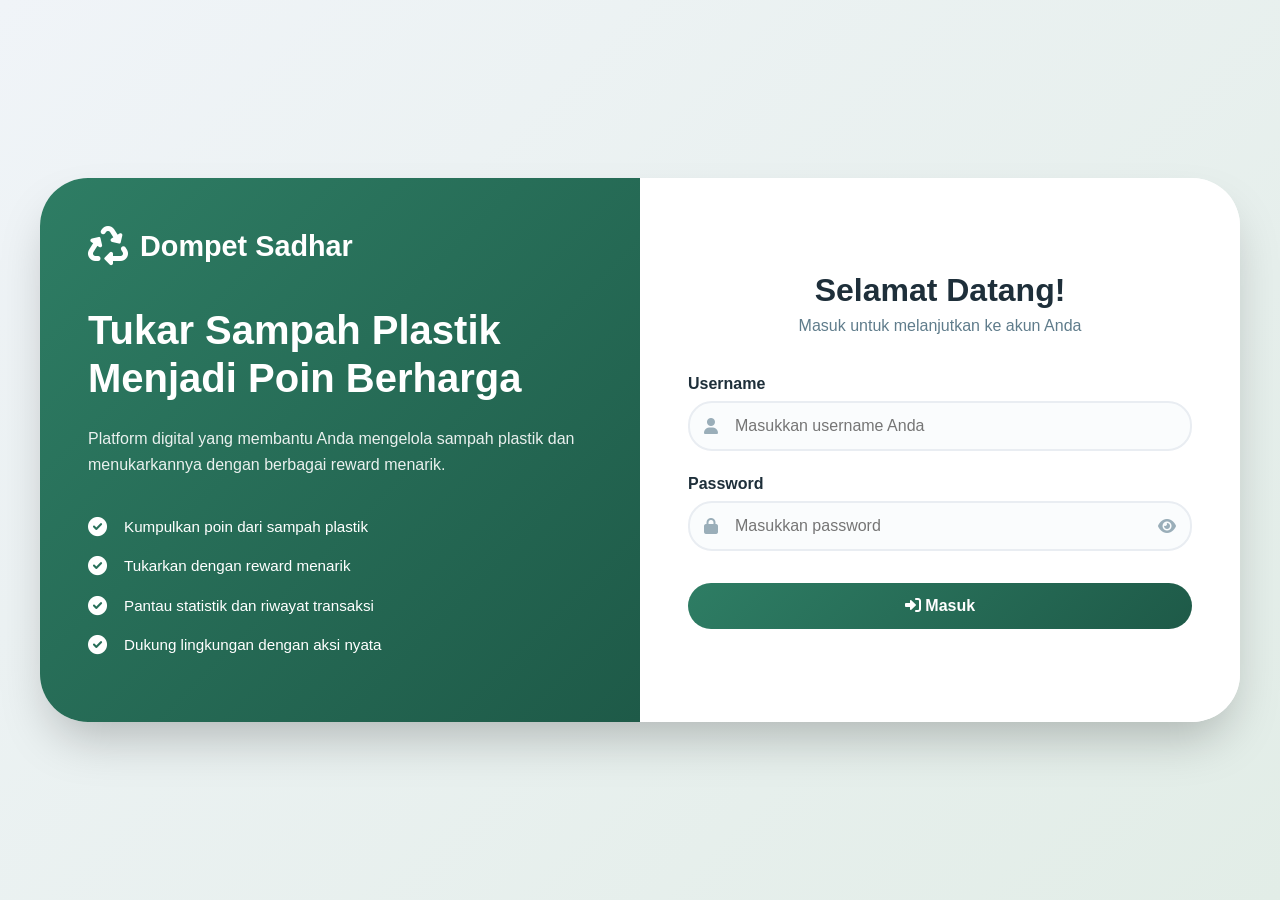
<file: LOGIN.html>
<!DOCTYPE html>
<html lang="id">
<head>
    <meta charset="UTF-8">
    <meta name="viewport" content="width=device-width, initial-scale=1.0, user-scalable=yes">
    <title>Dompet Sadhar - Login</title>
    <!-- Font Awesome Icons -->
    <link rel="stylesheet" href="https://cdnjs.cloudflare.com/ajax/libs/font-awesome/6.0.0-beta3/css/all.min.css">
    <style>
        * {
            margin: 0;
            padding: 0;
            box-sizing: border-box;
            font-family: 'Segoe UI', Roboto, 'Helvetica Neue', sans-serif;
        }

        body {
            background: linear-gradient(135deg, #f0f4f8 0%, #e2ede7 100%);
            min-height: 100vh;
            display: flex;
            justify-content: center;
            align-items: center;
        }

        /* Container */
        .login-container {
            width: 100%;
            max-width: 1200px;
            margin: 20px;
            display: flex;
            flex-wrap: wrap;
            background: white;
            border-radius: 48px;
            overflow: hidden;
            box-shadow: 0 25px 50px -12px rgba(0, 0, 0, 0.25);
        }

        /* Left Side - Branding */
        .login-brand {
            flex: 1;
            background: linear-gradient(135deg, #2e7d64, #1e5a48);
            padding: 48px;
            color: white;
            display: flex;
            flex-direction: column;
            justify-content: space-between;
        }

        .logo {
            display: flex;
            align-items: center;
            gap: 12px;
            font-size: 1.8rem;
            font-weight: 700;
            margin-bottom: 40px;
        }

        .logo i {
            font-size: 2.5rem;
        }

        .brand-title {
            font-size: 2.5rem;
            font-weight: 800;
            margin-bottom: 24px;
            line-height: 1.2;
        }

        .brand-desc {
            font-size: 1rem;
            opacity: 0.9;
            line-height: 1.6;
            margin-bottom: 40px;
        }

        .features {
            list-style: none;
            margin-top: auto;
        }

        .features li {
            display: flex;
            align-items: center;
            gap: 12px;
            margin-bottom: 20px;
            font-size: 0.95rem;
        }

        .features li i {
            width: 24px;
            font-size: 1.2rem;
        }

        /* Right Side - Form */
        .login-form {
            flex: 1;
            padding: 48px;
            background: white;
            display: flex;
            flex-direction: column;
            justify-content: center;
        }

        .form-header {
            text-align: center;
            margin-bottom: 40px;
        }

        .form-header h2 {
            font-size: 2rem;
            color: #1e2f3a;
            margin-bottom: 8px;
        }

        .form-header p {
            color: #5f7c8b;
        }

        /* Input Group */
        .input-group {
            margin-bottom: 24px;
        }

        .input-group label {
            display: block;
            margin-bottom: 8px;
            font-weight: 600;
            color: #1e2f3a;
        }

        /* Username Input */
        .input-icon {
            position: relative;
        }

        .input-icon i {
            position: absolute;
            left: 16px;
            top: 50%;
            transform: translateY(-50%);
            color: #9aaeb9;
            font-size: 1rem;
            z-index: 1;
        }

        .input-icon input {
            width: 100%;
            padding: 14px 16px 14px 45px;
            border: 2px solid #e9edf2;
            border-radius: 24px;
            font-size: 1rem;
            transition: all 0.2s;
            background: #fafcfd;
        }

        .input-icon input:focus {
            outline: none;
            border-color: #2e7d64;
            box-shadow: 0 0 0 3px rgba(46, 125, 100, 0.1);
        }

        /* Password Input - Icon Kiri dan Toggle Kanan */
        .password-wrapper {
            position: relative;
        }

        .password-wrapper .lock-icon {
            position: absolute;
            left: 16px;
            top: 50%;
            transform: translateY(-50%);
            color: #9aaeb9;
            font-size: 1rem;
            z-index: 1;
        }

        .password-wrapper input {
            width: 100%;
            padding: 14px 50px 14px 45px;
            border: 2px solid #e9edf2;
            border-radius: 24px;
            font-size: 1rem;
            transition: all 0.2s;
            background: #fafcfd;
        }

        .password-wrapper input:focus {
            outline: none;
            border-color: #2e7d64;
            box-shadow: 0 0 0 3px rgba(46, 125, 100, 0.1);
        }

        .toggle-password {
            position: absolute;
            right: 16px;
            top: 50%;
            transform: translateY(-50%);
            cursor: pointer;
            color: #9aaeb9;
            font-size: 1rem;
            transition: 0.2s;
            z-index: 2;
        }

        .toggle-password:hover {
            color: #2e7d64;
        }

        /* Login Button */
        .login-btn {
            width: 100%;
            padding: 14px;
            background: linear-gradient(135deg, #2e7d64, #1e5a48);
            color: white;
            border: none;
            border-radius: 40px;
            font-size: 1rem;
            font-weight: 600;
            cursor: pointer;
            transition: 0.2s;
            margin-top: 8px;
        }

        .login-btn:hover {
            transform: translateY(-2px);
            box-shadow: 0 4px 12px rgba(46, 125, 100, 0.3);
        }

        /* Alert */
        .alert {
            padding: 12px 16px;
            border-radius: 16px;
            margin-bottom: 20px;
            display: flex;
            align-items: center;
            gap: 10px;
            font-size: 0.85rem;
        }

        .alert-error {
            background: #ffe9e5;
            color: #b6695a;
            border-left: 4px solid #b6695a;
        }

        .alert-success {
            background: #dff0e6;
            color: #2b7a5c;
            border-left: 4px solid #2b7a5c;
        }

        /* Responsive */
        @media (max-width: 768px) {
            .login-container {
                flex-direction: column;
                border-radius: 32px;
            }
            .login-brand {
                padding: 32px;
            }
            .login-form {
                padding: 32px;
            }
            .brand-title {
                font-size: 1.8rem;
            }
        }

        /* Animations */
        @keyframes fadeIn {
            from {
                opacity: 0;
                transform: translateY(20px);
            }
            to {
                opacity: 1;
                transform: translateY(0);
            }
        }

        .login-form {
            animation: fadeIn 0.5s ease;
        }
    </style>
</head>
<body>
    <div class="login-container">
        <!-- Left Side - Branding -->
        <div class="login-brand">
            <div>
                <div class="logo">
                    <i class="fas fa-recycle"></i>
                    <span>Dompet Sadhar</span>
                </div>
                <div class="brand-title">
                    Tukar Sampah Plastik<br>Menjadi Poin Berharga
                </div>
                <div class="brand-desc">
                    Platform digital yang membantu Anda mengelola sampah plastik 
                    dan menukarkannya dengan berbagai reward menarik.
                </div>
            </div>
            <ul class="features">
                <li><i class="fas fa-check-circle"></i> Kumpulkan poin dari sampah plastik</li>
                <li><i class="fas fa-check-circle"></i> Tukarkan dengan reward menarik</li>
                <li><i class="fas fa-check-circle"></i> Pantau statistik dan riwayat transaksi</li>
                <li><i class="fas fa-check-circle"></i> Dukung lingkungan dengan aksi nyata</li>
            </ul>
        </div>

        <!-- Right Side - Login Form -->
        <div class="login-form">
            <div class="form-header">
                <h2>Selamat Datang!</h2>
                <p>Masuk untuk melanjutkan ke akun Anda</p>
            </div>

            <div id="alertBox" class="alert" style="display: none;"></div>

            <form id="loginForm">
                <div class="input-group">
                    <label>Username</label>
                    <div class="input-icon">
                        <i class="fas fa-user"></i>
                        <input type="text" id="username" placeholder="Masukkan username Anda" required>
                    </div>
                </div>

                <div class="input-group">
                    <label>Password</label>
                    <div class="password-wrapper">
                        <i class="fas fa-lock lock-icon"></i>
                        <input type="password" id="password" placeholder="Masukkan password" required>
                        <i class="fas fa-eye toggle-password" id="togglePassword"></i>
                    </div>
                </div>

                <button type="submit" class="login-btn">
                    <i class="fas fa-sign-in-alt"></i> Masuk
                </button>
            </form>
        </div>
    </div>

    <script>
        // Data user valid dengan username
        const validUsers = [
            { username: "rayricardo", password: "user123", name: "Ray Ricardo", role: "user" },
            { username: "admin", password: "admin123", name: "Admin", role: "admin" }
        ];

        // Toggle password visibility
        const togglePassword = document.getElementById('togglePassword');
        const passwordInput = document.getElementById('password');

        togglePassword.addEventListener('click', function() {
            const type = passwordInput.getAttribute('type') === 'password' ? 'text' : 'password';
            passwordInput.setAttribute('type', type);
            this.classList.toggle('fa-eye');
            this.classList.toggle('fa-eye-slash');
        });

        // Show alert message
        function showAlert(message, type = 'error') {
            const alertBox = document.getElementById('alertBox');
            alertBox.innerHTML = `<i class="fas ${type === 'error' ? 'fa-exclamation-circle' : 'fa-check-circle'}"></i> ${message}`;
            alertBox.className = `alert alert-${type}`;
            alertBox.style.display = 'flex';
            
            setTimeout(() => {
                alertBox.style.display = 'none';
            }, 3000);
        }

        // Handle login
        document.getElementById('loginForm').addEventListener('submit', function(e) {
            e.preventDefault();
            
            const username = document.getElementById('username').value.trim();
            const password = document.getElementById('password').value;
            
            // Validasi input kosong
            if (!username || !password) {
                showAlert('❌ Username dan password harus diisi!', 'error');
                return;
            }
            
            // Cari user berdasarkan username
            const user = validUsers.find(u => u.username === username && u.password === password);
            
            if (user) {
                // Simpan data user ke localStorage
                localStorage.setItem('isLoggedIn', 'true');
                localStorage.setItem('userName', user.name);
                localStorage.setItem('userUsername', user.username);
                localStorage.setItem('userRole', user.role);
                
                showAlert(`✅ Selamat datang, ${user.name}! Mengalihkan...`, 'success');
                
                // Redirect berdasarkan role
                setTimeout(() => {
                    if (user.role === 'admin') {
                        window.location.href = 'dashboard/dashboard.html';
                    } else {
                        window.location.href = 'dashboard-user/dashboard.html';
                    }
                }, 1500);
            } else {
                // Cek apakah username ada tapi password salah
                const userExists = validUsers.some(u => u.username === username);
                if (userExists) {
                    showAlert('❌ Password salah!', 'error');
                } else {
                    showAlert('❌ Username tidak ditemukan!', 'error');
                }
            }
        });

        // Cek apakah sudah login
        if (localStorage.getItem('isLoggedIn') === 'true') {
            const role = localStorage.getItem('userRole');
            if (role === 'admin') {
                window.location.href = 'dashboard/dashboard.html';
            } else {
                window.location.href = 'dashboard-user/dashboard.html';
            }
        }

        // Enter key submit
        document.getElementById('password').addEventListener('keypress', function(e) {
            if (e.key === 'Enter') {
                document.getElementById('loginForm').dispatchEvent(new Event('submit'));
            }
        });
    </script>
</body>
</html>
</file>
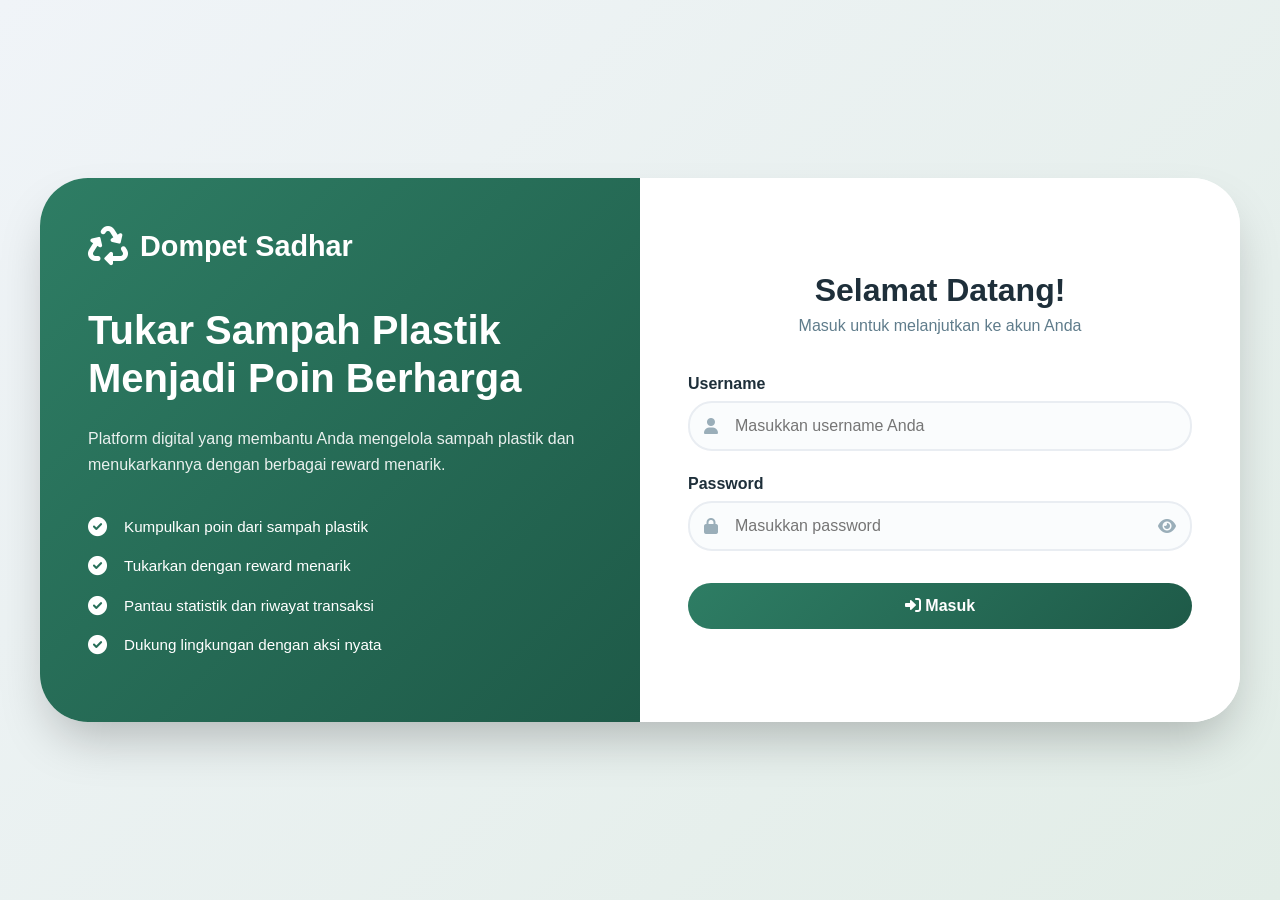
<file: Login/login.html>
<!DOCTYPE html>
<html lang="id">
<head>
    <meta charset="UTF-8">
    <meta name="viewport" content="width=device-width, initial-scale=1.0, user-scalable=yes">
    <title>Dompet Sadhar - Login</title>
    <link rel="stylesheet" href="https://cdnjs.cloudflare.com/ajax/libs/font-awesome/6.0.0-beta3/css/all.min.css">
    <link rel="stylesheet" href="login.css">
</head>
<body>
    <div class="login-container">
        <div class="login-brand">
            <div>
                <div class="logo">
                    <i class="fas fa-recycle"></i>
                    <span>Dompet Sadhar</span>
                </div>
                <div class="brand-title">
                    Tukar Sampah Plastik<br>Menjadi Poin Berharga
                </div>
                <div class="brand-desc">
                    Platform digital yang membantu Anda mengelola sampah plastik 
                    dan menukarkannya dengan berbagai reward menarik.
                </div>
            </div>
            <ul class="features">
                <li><i class="fas fa-check-circle"></i> Kumpulkan poin dari sampah plastik</li>
                <li><i class="fas fa-check-circle"></i> Tukarkan dengan reward menarik</li>
                <li><i class="fas fa-check-circle"></i> Pantau statistik dan riwayat transaksi</li>
                <li><i class="fas fa-check-circle"></i> Dukung lingkungan dengan aksi nyata</li>
            </ul>
        </div>

        <div class="login-form">
            <div class="form-header">
                <h2>Selamat Datang!</h2>
                <p>Masuk untuk melanjutkan ke akun Anda</p>
            </div>

            <div id="alertBox" class="alert" style="display: none;"></div>

            <form id="loginForm">
                <div class="input-group">
                    <label>Username</label>
                    <div class="input-icon">
                        <i class="fas fa-user"></i>
                        <input type="text" id="username" placeholder="Masukkan username Anda" required>
                    </div>
                </div>

                <div class="input-group">
                    <label>Password</label>
                    <div class="password-wrapper">
                        <i class="fas fa-lock lock-icon"></i>
                        <input type="password" id="password" placeholder="Masukkan password" required>
                        <i class="fas fa-eye toggle-password" id="togglePassword"></i>
                    </div>
                </div>

                <button type="submit" class="login-btn">
                    <i class="fas fa-sign-in-alt"></i> Masuk
                </button>
            </form>
        </div>
    </div>

    <script src="login.js"></script>
</body>
</html>
</file>
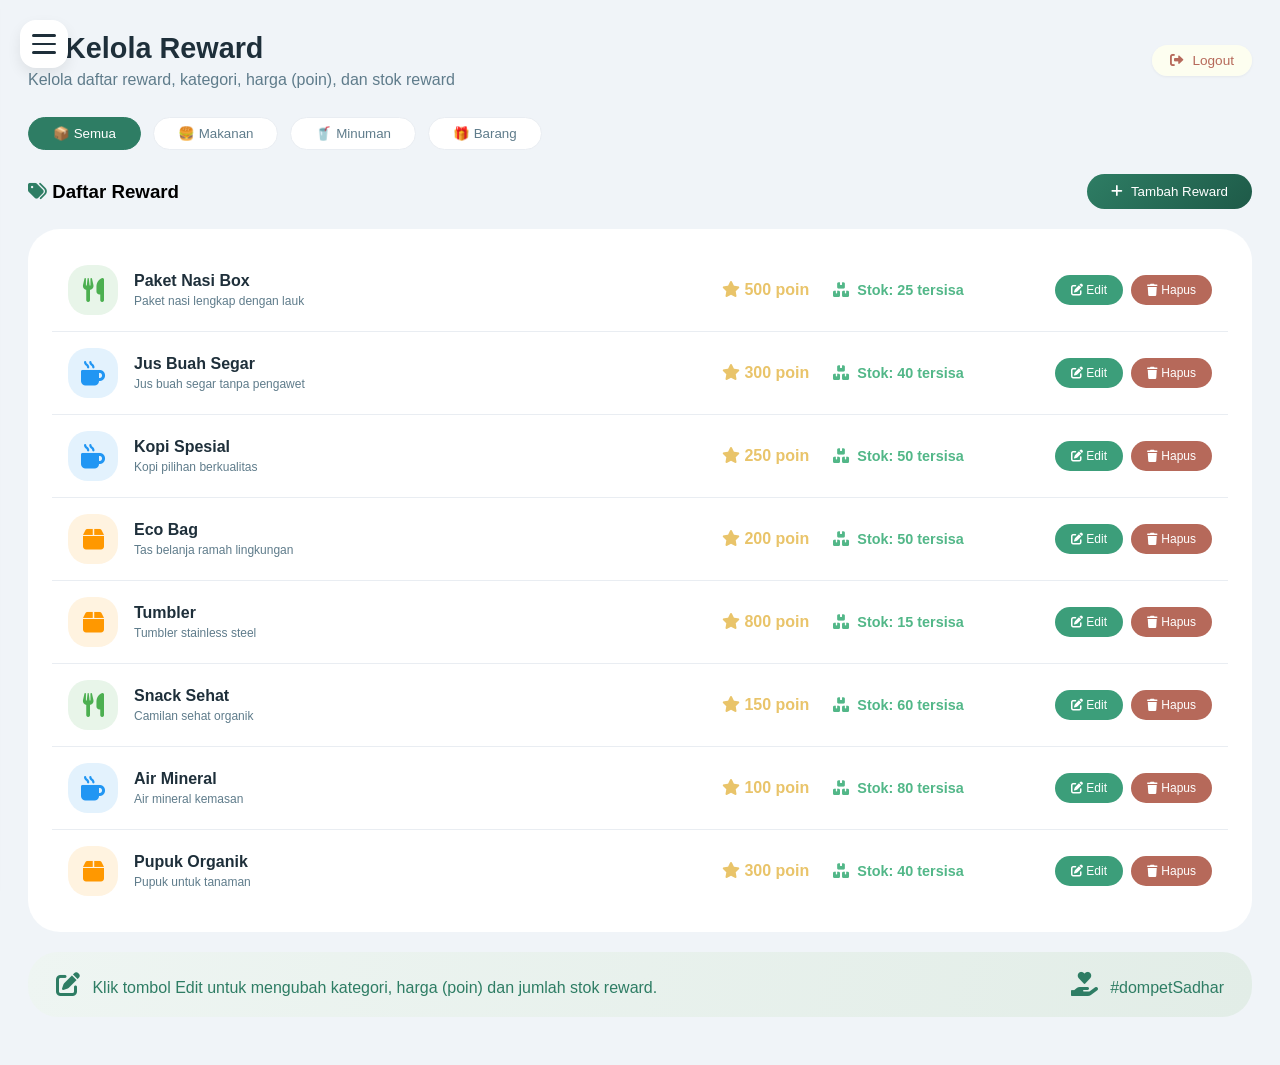
<file: KOPMA/reward/reward.html>
<!DOCTYPE html>
<html lang="id">
<head>
    <meta charset="UTF-8">
    <meta name="viewport" content="width=device-width, initial-scale=1.0, user-scalable=yes">
    <title>Dompet Sadhar - Kelola Reward</title>
    <link rel="stylesheet" href="https://cdnjs.cloudflare.com/ajax/libs/font-awesome/6.0.0-beta3/css/all.min.css">
    <link rel="stylesheet" href="reward.css">
</head>
<body>

<button class="nav-toggle" id="navToggle">
    <span></span>
    <span></span>
    <span></span>
</button>

<nav class="navigation" id="navigation">
    <ul>
        <li data-page="dashboard">
            <a href="../dashboard/dashboard.html"><i class="fas fa-tachometer-alt"></i> Dashboard</a>
        </li>
        <li data-page="verifikasi">
            <a href="../verifikasi/verifikasi.html"><i class="fas fa-check-double"></i> Verifikasi</a>
        </li>
        <li data-page="reward" class="active">
            <a href="reward.html"><i class="fas fa-gift"></i> Reward</a>
        </li>
    </ul>
</nav>
<div class="overlay" id="overlay"></div>

<main class="reward-container">
    <div class="header-flex">
        <div class="greeting">
            <h1><i class="fas fa-gift" style="color:#2e7d64;"></i> Kelola Reward</h1>
            <p>Kelola daftar reward, kategori, harga (poin), dan stok reward</p>
        </div>
        <button id="logoutBtn" class="logout-btn"><i class="fas fa-sign-out-alt"></i> Logout</button>
    </div>

    <div class="filter-category">
        <button class="category-btn active" data-category="all">📦 Semua</button>
        <button class="category-btn" data-category="food">🍔 Makanan</button>
        <button class="category-btn" data-category="drink">🥤 Minuman</button>
        <button class="category-btn" data-category="goods">🎁 Barang</button>
    </div>

    <div class="reward-header">
        <h3><i class="fas fa-tags" style="color:#2e7d64;"></i> Daftar Reward</h3>
        <button id="addRewardBtn" class="add-reward-btn">
            <i class="fas fa-plus"></i> Tambah Reward
        </button>
    </div>

    <div class="reward-list">
        <div id="rewardItemsContainer"></div>
    </div>

    <div class="motivation-footer">
        <div><i class="fas fa-edit"></i> Klik tombol Edit untuk mengubah kategori, harga (poin) dan jumlah stok reward.</div>
        <div><i class="fas fa-hand-holding-heart"></i> #dompetSadhar</div>
    </div>
</main>

<div id="editRewardModal" class="modal">
    <div class="modal-content">
        <div class="modal-header">
            <h3><i class="fas fa-edit"></i> Edit Reward</h3>
            <span class="modal-close">&times;</span>
        </div>
        <div class="modal-body">
            <form id="editRewardForm">
                <input type="hidden" id="editRewardId">
                <div class="form-group">
                    <label>Nama Reward</label>
                    <input type="text" id="editRewardName" required>
                </div>
                <div class="form-group">
                    <label>Deskripsi</label>
                    <input type="text" id="editRewardDesc" placeholder="Deskripsi reward">
                </div>
                <div class="form-group">
                    <label>Kategori</label>
                    <select id="editRewardCategory">
                        <option value="food">🍔 Makanan</option>
                        <option value="drink">🥤 Minuman</option>
                        <option value="goods">🎁 Barang</option>
                    </select>
                </div>
                <div class="form-group">
                    <label>Harga (Poin yang dibutuhkan)</label>
                    <input type="number" id="editRewardPoints" min="0" step="100" required>
                </div>
                <div class="form-group">
                    <label>Jumlah Stok Reward</label>
                    <input type="number" id="editRewardStock" min="0" step="1" required>
                </div>
                <div class="modal-buttons">
                    <button type="button" class="btn-cancel" id="cancelEditBtn">Batal</button>
                    <button type="submit" class="btn-save">Simpan Perubahan</button>
                </div>
            </form>
        </div>
    </div>
</div>

<div id="addRewardModal" class="modal">
    <div class="modal-content">
        <div class="modal-header">
            <h3><i class="fas fa-plus"></i> Tambah Reward Baru</h3>
            <span class="modal-close-add">&times;</span>
        </div>
        <div class="modal-body">
            <form id="addRewardForm">
                <div class="form-group">
                    <label>Nama Reward</label>
                    <input type="text" id="addRewardName" placeholder="Contoh: Paket Nasi Box" required>
                </div>
                <div class="form-group">
                    <label>Deskripsi</label>
                    <input type="text" id="addRewardDesc" placeholder="Deskripsi reward">
                </div>
                <div class="form-group">
                    <label>Kategori</label>
                    <select id="addRewardCategory">
                        <option value="food">🍔 Makanan</option>
                        <option value="drink">🥤 Minuman</option>
                        <option value="goods">🎁 Barang</option>
                    </select>
                </div>
                <div class="form-group">
                    <label>Harga (Poin yang dibutuhkan)</label>
                    <input type="number" id="addRewardPoints" min="0" step="100" value="500" required>
                </div>
                <div class="form-group">
                    <label>Jumlah Stok Reward</label>
                    <input type="number" id="addRewardStock" min="0" step="1" value="10" required>
                </div>
                <div class="modal-buttons">
                    <button type="button" class="btn-cancel" id="cancelAddBtn">Batal</button>
                    <button type="submit" class="btn-save">Tambah Reward</button>
                </div>
            </form>
        </div>
    </div>
</div>

<script src="reward.js"></script>
</body>
</html>
</file>
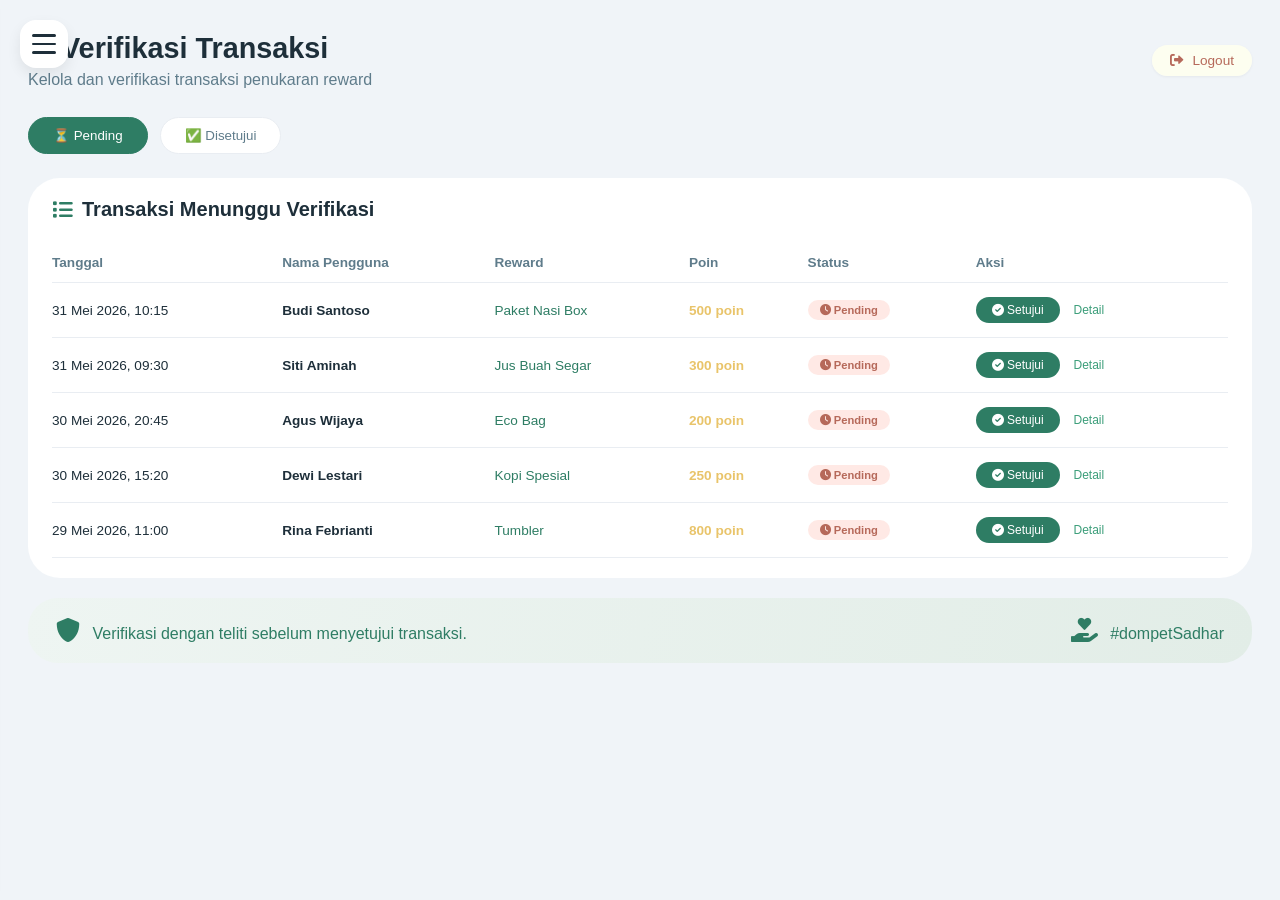
<file: KOPMA/verifikasi/verifikasi.html>
<!DOCTYPE html>
<html lang="id">
<head>
    <meta charset="UTF-8">
    <meta name="viewport" content="width=device-width, initial-scale=1.0, user-scalable=yes">
    <title>Dompet Sadhar - Verifikasi Transaksi</title>
    <link rel="stylesheet" href="https://cdnjs.cloudflare.com/ajax/libs/font-awesome/6.0.0-beta3/css/all.min.css">
    <link rel="stylesheet" href="verifikasi.css">
</head>
<body>

<button class="nav-toggle" id="navToggle">
    <span></span>
    <span></span>
    <span></span>
</button>

<nav class="navigation" id="navigation">
    <ul>
        <li data-page="dashboard">
            <a href="../dashboard/dashboard.html"><i class="fas fa-tachometer-alt"></i> Dashboard</a>
        </li>
        <li data-page="verifikasi" class="active">
            <a href="verifikasi.html"><i class="fas fa-check-double"></i> Verifikasi</a>
        </li>
        <li data-page="reward">
            <a href="../reward/reward.html"><i class="fas fa-gift"></i> Reward</a>
        </li>
    </ul>
</nav>
<div class="overlay" id="overlay"></div>

<main class="verifikasi-container">
    <div class="header-flex">
        <div class="greeting">
            <h1><i class="fas fa-check-double" style="color:#2e7d64;"></i> Verifikasi Transaksi</h1>
            <p>Kelola dan verifikasi transaksi penukaran reward</p>
        </div>
        <button id="logoutBtn" class="logout-btn"><i class="fas fa-sign-out-alt"></i> Logout</button>
    </div>

    <div class="filter-tabs">
        <button class="tab-btn active" data-status="pending">⏳ Pending</button>
        <button class="tab-btn" data-status="approved">✅ Disetujui</button>
    </div>

    <div class="verifikasi-table">
        <h3><i class="fas fa-list" style="color:#2e7d64;"></i> <span id="tableTitle">Transaksi Menunggu Verifikasi</span></h3>
        <div class="table-responsive">
            <table id="verifikasiTable">
                <thead>
                    <tr>
                        <th>Tanggal</th>
                        <th>Nama Pengguna</th>
                        <th>Reward</th>
                        <th>Poin</th>
                        <th>Status</th>
                        <th>Aksi</th>
                    </tr>
                </thead>
                <tbody id="verifikasiBody"></tbody>
            </table>
        </div>
    </div>

    <div class="motivation-footer">
        <div><i class="fas fa-shield-alt"></i> Verifikasi dengan teliti sebelum menyetujui transaksi.</div>
        <div><i class="fas fa-hand-holding-heart"></i> #dompetSadhar</div>
    </div>
</main>

<script src="verifikasi.js"></script>
</body>
</html>
</file>
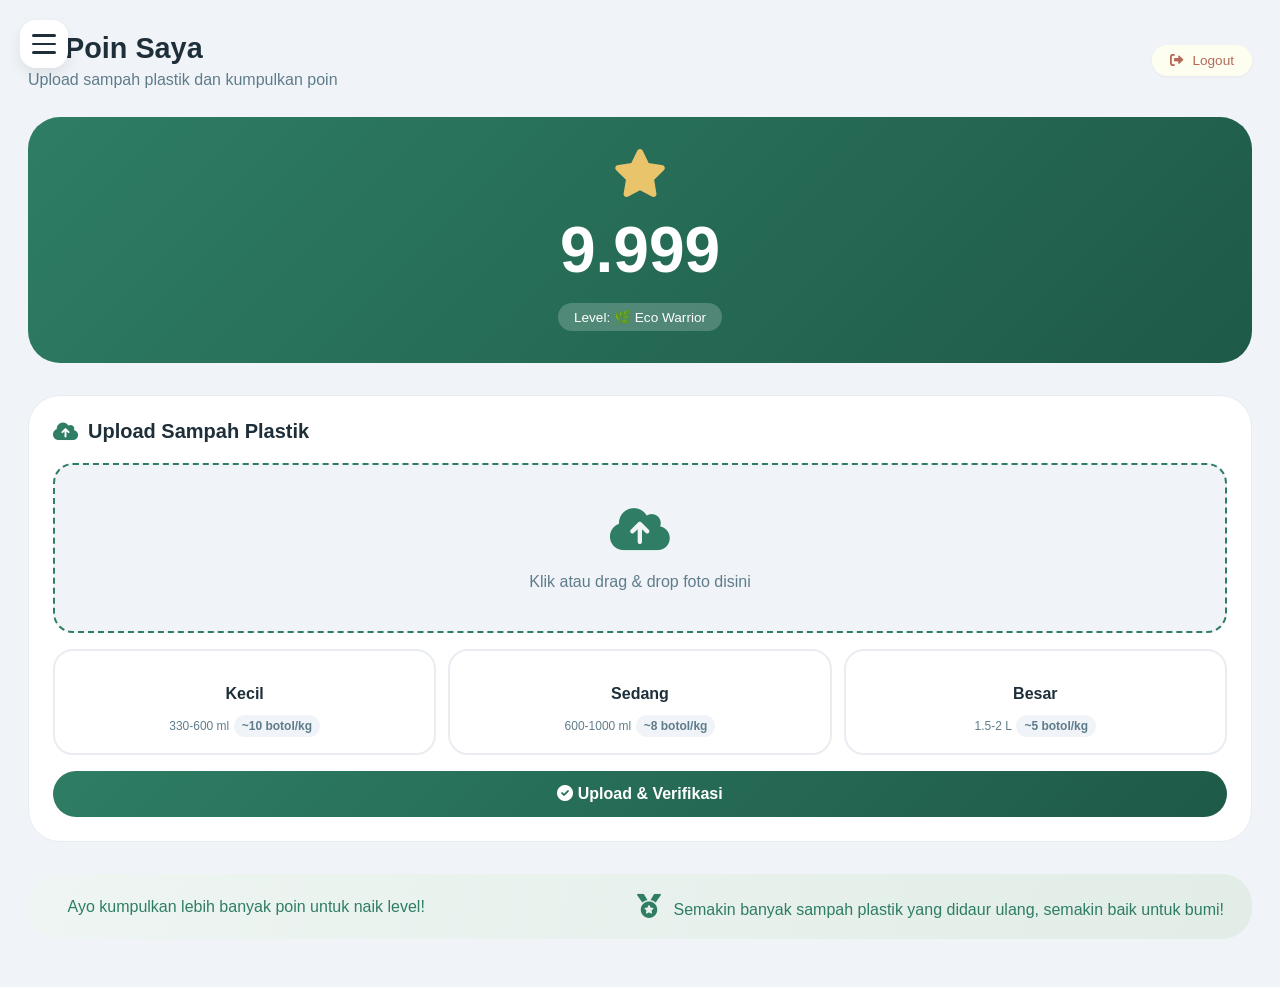
<file: Warga/poin/poin.html>
<!DOCTYPE html>
<html lang="id">
<head>
    <meta charset="UTF-8">
    <meta name="viewport" content="width=device-width, initial-scale=1.0, user-scalable=yes">
    <title>Dompet Sadhar - Poin Saya</title>
    <!-- Font Awesome Icons -->
    <link rel="stylesheet" href="https://cdnjs.cloudflare.com/ajax/libs/font-awesome/6.0.0-beta3/css/all.min.css">
    <!-- External CSS -->
    <link rel="stylesheet" href="poin.css">
</head>
<body>

<button class="nav-toggle" id="navToggle">
    <span></span>
    <span></span>
    <span></span>
</button>

<nav class="navigation" id="navigation">
    <ul>
        <li data-page="dashboard">
            <a href="../dashboard/dashboard.html"><i class="fas fa-tachometer-alt"></i> Dashboard</a>
        </li>
        <li data-page="poin" class="active">
            <a href="poin.html"><i class="fas fa-check-circle"></i> Poin</a>
        </li>
        <li data-page="reward">
            <a href="../reward/reward.html"><i class="fas fa-gift"></i> Reward</a>
        </li>
    </ul>
</nav>
<div class="overlay" id="overlay"></div>

<main class="poin-container">
    <div class="header-flex">
        <div class="greeting">
            <h1><i class="fas fa-check-circle" style="color:#2e7d64;"></i> Poin Saya</h1>
            <p>Upload sampah plastik dan kumpulkan poin</p>
        </div>
        <button id="logoutBtn" class="logout-btn"><i class="fas fa-sign-out-alt"></i> Logout</button>
    </div>

    <div class="poin-summary">
        <i class="fas fa-star" style="font-size: 3rem; color:#e9c46a;"></i>
        <div class="total-poin-large" id="poinTotalDisplay">9.999</div>
        <div class="poin-level" id="poinLevel">Level: Pejuang Lingkungan</div>
    </div>

    <div class="upload-section">
        <h3><i class="fas fa-cloud-upload-alt" style="color:#2e7d64;"></i> Upload Sampah Plastik</h3>
        <form id="uploadForm">
            <div class="upload-area" id="uploadArea">
                <i class="fas fa-cloud-upload-alt"></i>
                <p>Klik atau drag & drop foto disini</p>
                <input type="file" id="imageUpload" accept="image/*" hidden>
            </div>
            <div id="imagePreview" class="image-preview"></div>

            <div class="volume-options">
                <label class="volume-card">
                    <input type="radio" name="volume" value="small" data-botol="10" data-berat="0.15" data-poin="15">
                    <div class="volume-content">
                        <i class="fas fa-bottle-water"></i>
                        <strong>Kecil</strong>
                        <span>330-600 ml</span>
                        <span class="volume-badge">~10 botol/kg</span>
                    </div>
                </label>
                <label class="volume-card">
                    <input type="radio" name="volume" value="medium" data-botol="8" data-berat="0.2" data-poin="20">
                    <div class="volume-content">
                        <i class="fas fa-bottle-water"></i>
                        <strong>Sedang</strong>
                        <span>600-1000 ml</span>
                        <span class="volume-badge">~8 botol/kg</span>
                    </div>
                </label>
                <label class="volume-card">
                    <input type="radio" name="volume" value="large" data-botol="5" data-berat="0.35" data-poin="35">
                    <div class="volume-content">
                        <i class="fas fa-bottle-water"></i>
                        <strong>Besar</strong>
                        <span>1.5-2 L</span>
                        <span class="volume-badge">~5 botol/kg</span>
                    </div>
                </label>
            </div>

            <div class="form-summary" id="formSummary" style="display: none;">
                <h4><i class="fas fa-chart-simple" style="color:#2e7d64;"></i> Ringkasan</h4>
                <div class="summary-details">
                    <span>Perkiraan Botol: <strong id="summaryBotol">0</strong> botol</span>
                    <span>Perkiraan Berat: <strong id="summaryBerat">0</strong> kg</span>
                    <span>Poin Dapat: <strong id="summaryPoin">0</strong> poin</span>
                </div>
            </div>

            <button type="submit" class="submit-upload-btn">
                <i class="fas fa-check-circle"></i> Upload & Verifikasi
            </button>
        </form>
    </div>

    <div class="motivation-footer">
        <div><i class="fas fa-chart-simple"></i> Ayo kumpulkan lebih banyak poin untuk naik level!</div>
        <div><i class="fas fa-medal"></i> Semakin banyak sampah plastik yang didaur ulang, semakin baik untuk bumi!</div>
    </div>
</main>

<script src="poin.js"></script>
</body>
</html>
</file>
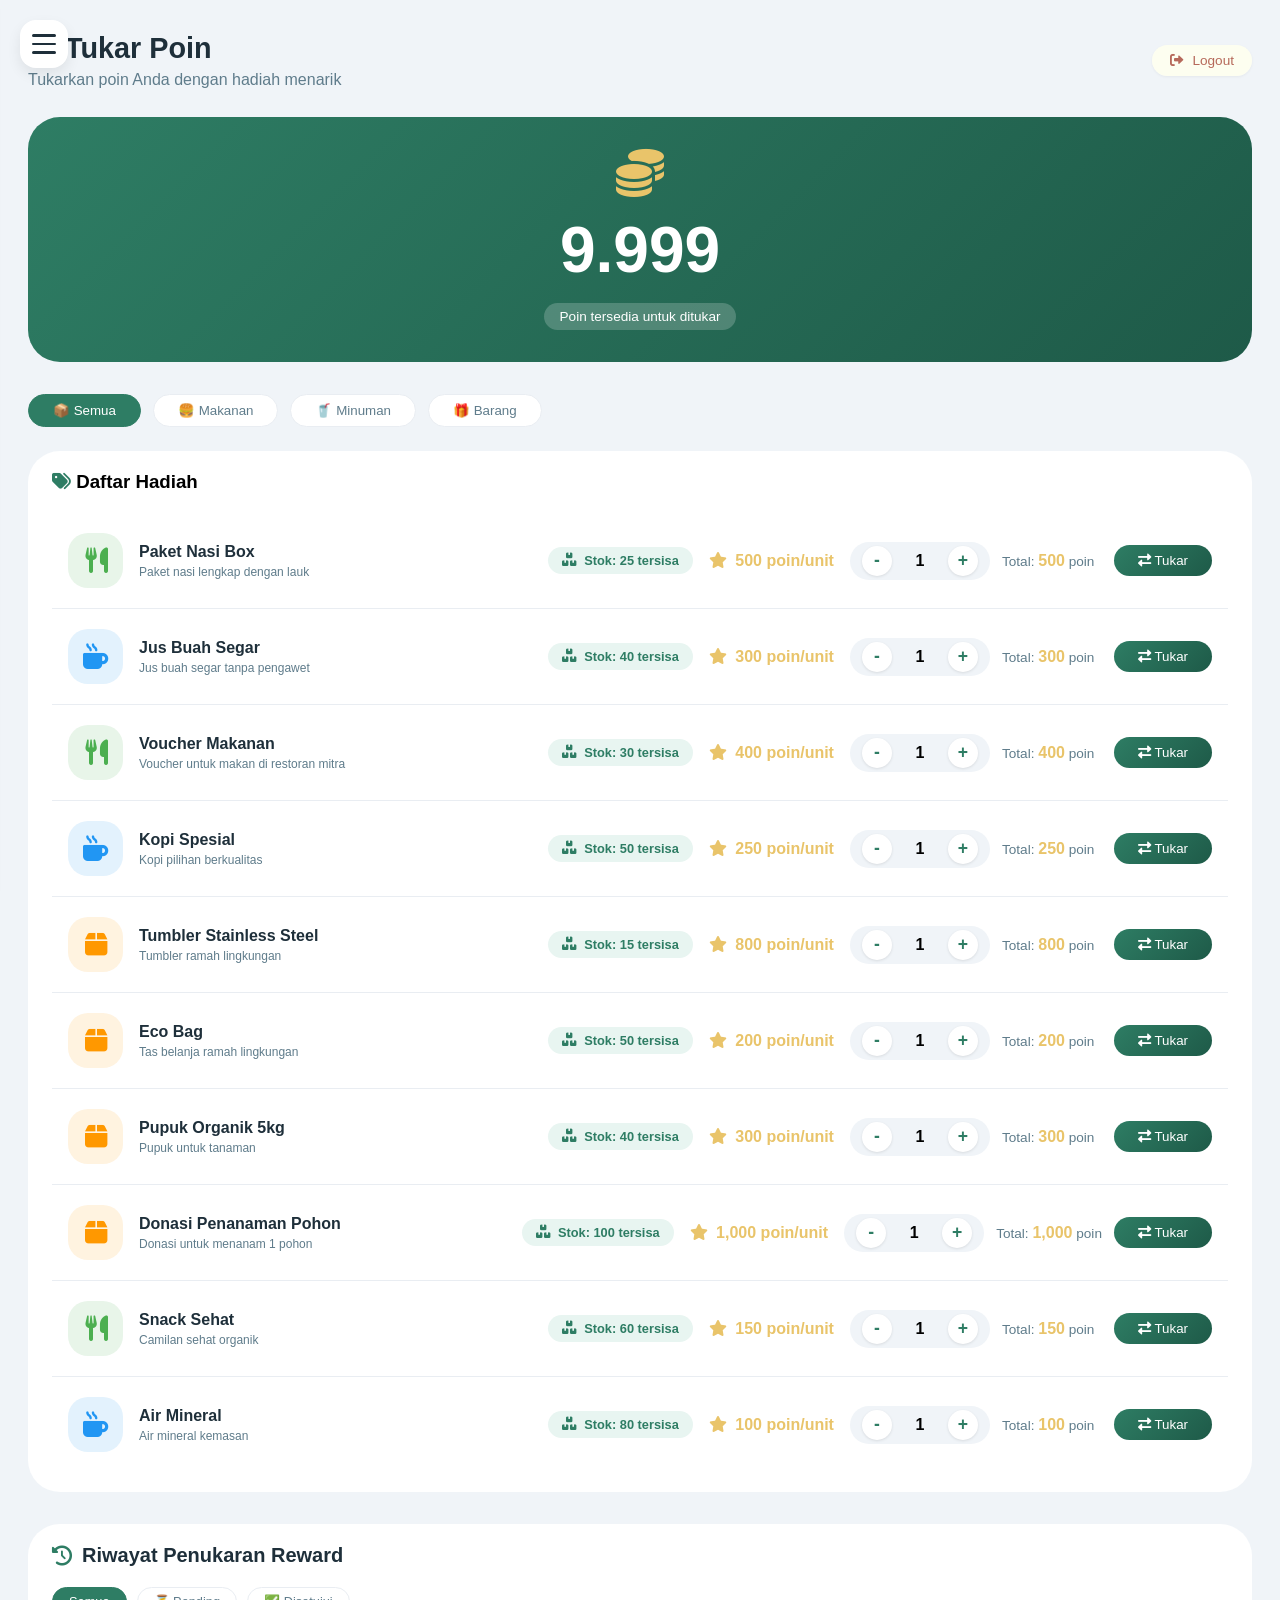
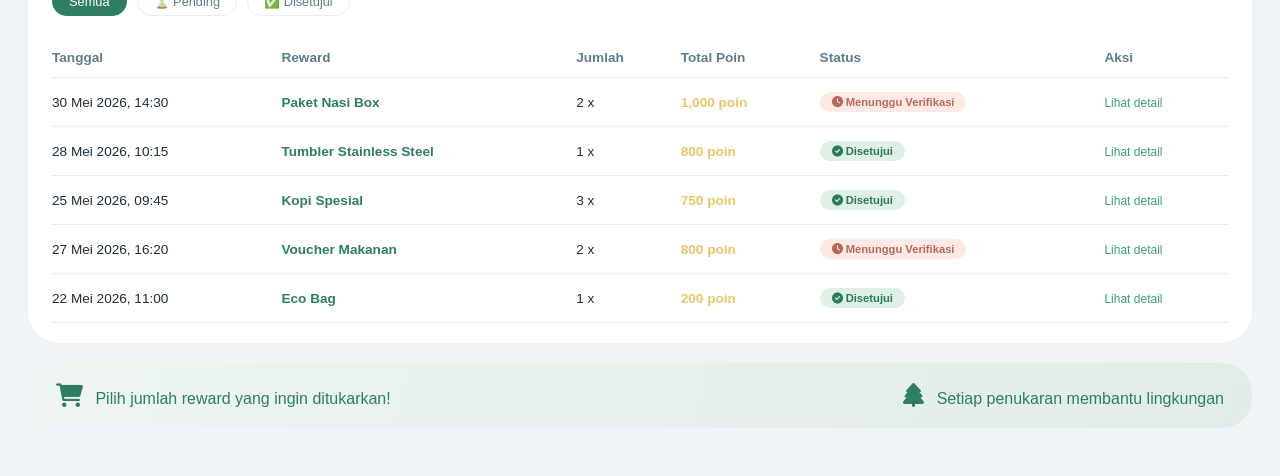
<file: Warga/reward/reward.html>
<!DOCTYPE html>
<html lang="id">
<head>
    <meta charset="UTF-8">
    <meta name="viewport" content="width=device-width, initial-scale=1.0, user-scalable=yes">
    <title>Dompet Sadhar - Tukar Poin</title>
    <!-- Font Awesome Icons -->
    <link rel="stylesheet" href="https://cdnjs.cloudflare.com/ajax/libs/font-awesome/6.0.0-beta3/css/all.min.css">
    <!-- External CSS -->
    <link rel="stylesheet" href="reward.css">
</head>
<body>

<button class="nav-toggle" id="navToggle">
    <span></span>
    <span></span>
    <span></span>
</button>

<nav class="navigation" id="navigation">
    <ul>
        <li data-page="dashboard">
            <a href="../dashboard/dashboard.html"><i class="fas fa-tachometer-alt"></i> Dashboard</a>
        </li>
        <li data-page="poin">
            <a href="../poin/poin.html"><i class="fas fa-check-circle"></i> Poin</a>
        </li>
        <li data-page="reward" class="active">
            <a href="reward.html"><i class="fas fa-gift"></i> Reward</a>
        </li>
    </ul>
</nav>
<div class="overlay" id="overlay"></div>

<main class="reward-container">
    <div class="header-flex">
        <div class="greeting">
            <h1><i class="fas fa-gift" style="color:#2e7d64;"></i> Tukar Poin</h1>
            <p>Tukarkan poin Anda dengan hadiah menarik</p>
        </div>
        <button id="logoutBtn" class="logout-btn"><i class="fas fa-sign-out-alt"></i> Logout</button>
    </div>

    <div class="poin-summary" style="background: linear-gradient(135deg, #2e7d64, #1e5a48);">
        <i class="fas fa-coins" style="font-size: 3rem; color:#e9c46a;"></i>
        <div class="total-poin-large" id="rewardPoinDisplay">9.999</div>
        <div class="poin-level">Poin tersedia untuk ditukar</div>
    </div>

    <div class="filter-category">
        <button class="category-btn active" data-category="all">📦 Semua</button>
        <button class="category-btn" data-category="food">🍔 Makanan</button>
        <button class="category-btn" data-category="drink">🥤 Minuman</button>
        <button class="category-btn" data-category="goods">🎁 Barang</button>
    </div>

    <div class="reward-list">
        <h3 style="margin-bottom: 20px;"><i class="fas fa-tags" style="color:#2e7d64;"></i> Daftar Hadiah</h3>
        <div id="rewardItemsContainer"></div>
    </div>

    <div class="history-exchange-section">
        <h3><i class="fas fa-history" style="color:#2e7d64;"></i> Riwayat Penukaran Reward</h3>
        <div class="filter-status">
            <button class="status-filter-btn active" data-filter="all">Semua</button>
            <button class="status-filter-btn" data-filter="pending">⏳ Pending</button>
            <button class="status-filter-btn" data-filter="approved">✅ Disetujui</button>
        </div>
        <div class="table-responsive">
            <table id="exchangeHistoryTable">
                <thead>
                    <tr>
                        <th>Tanggal</th>
                        <th>Reward</th>
                        <th>Jumlah</th>
                        <th>Total Poin</th>
                        <th>Status</th>
                        <th>Aksi</th>
                    </tr>
                </thead>
                <tbody id="exchangeHistoryBody"></tbody>
            </table>
        </div>
    </div>

    <div class="motivation-footer">
        <div><i class="fas fa-shopping-cart"></i> Pilih jumlah reward yang ingin ditukarkan!</div>
        <div><i class="fas fa-tree"></i> Setiap penukaran membantu lingkungan</div>
    </div>
</main>

<!-- Modal Konfirmasi -->
<div id="confirmModal" class="modal">
    <div class="modal-content">
        <div class="modal-header">
            <h3><i class="fas fa-question-circle"></i> Konfirmasi Penukaran</h3>
            <span class="modal-close">&times;</span>
        </div>
        <div class="modal-body">
            <p id="confirmMessage"></p>
            <div class="modal-buttons">
                <button class="btn-cancel" id="cancelConfirmBtn">Batal</button>
                <button class="btn-confirm" id="confirmExchangeBtn">Ya, Tukar</button>
            </div>
        </div>
    </div>
</div>

<script src="reward.js"></script>
</body>
</html>
</file>
<file: Login/login.css>
* {
    margin: 0;
    padding: 0;
    box-sizing: border-box;
    font-family: 'Segoe UI', Roboto, 'Helvetica Neue', sans-serif;
}
* {
    margin: 0;
    padding: 0;
    box-sizing: border-box;
    font-family: 'Segoe UI', Roboto, 'Helvetica Neue', sans-serif;
}

body {
    background: linear-gradient(135deg, #f0f4f8 0%, #e2ede7 100%);
    min-height: 100vh;
    display: flex;
    justify-content: center;
    align-items: center;
}

.login-container {
    width: 100%;
    max-width: 1200px;
    margin: 20px;
    display: flex;
    flex-wrap: wrap;
    background: white;
    border-radius: 48px;
    overflow: hidden;
    box-shadow: 0 25px 50px -12px rgba(0, 0, 0, 0.25);
}

.login-brand {
    flex: 1;
    background: linear-gradient(135deg, #2e7d64, #1e5a48);
    padding: 48px;
    color: white;
    display: flex;
    flex-direction: column;
    justify-content: space-between;
}

.logo {
    display: flex;
    align-items: center;
    gap: 12px;
    font-size: 1.8rem;
    font-weight: 700;
    margin-bottom: 40px;
}

.logo i {
    font-size: 2.5rem;
}

.brand-title {
    font-size: 2.5rem;
    font-weight: 800;
    margin-bottom: 24px;
    line-height: 1.2;
}

.brand-desc {
    font-size: 1rem;
    opacity: 0.9;
    line-height: 1.6;
    margin-bottom: 40px;
}

.features {
    list-style: none;
    margin-top: auto;
}

.features li {
    display: flex;
    align-items: center;
    gap: 12px;
    margin-bottom: 20px;
    font-size: 0.95rem;
}

.features li i {
    width: 24px;
    font-size: 1.2rem;
}

.login-form {
    flex: 1;
    padding: 48px;
    background: white;
    display: flex;
    flex-direction: column;
    justify-content: center;
}

.form-header {
    text-align: center;
    margin-bottom: 40px;
}

.form-header h2 {
    font-size: 2rem;
    color: #1e2f3a;
    margin-bottom: 8px;
}

.form-header p {
    color: #5f7c8b;
}

.input-group {
    margin-bottom: 24px;
}

.input-group label {
    display: block;
    margin-bottom: 8px;
    font-weight: 600;
    color: #1e2f3a;
}

.input-icon {
    position: relative;
}

.input-icon i {
    position: absolute;
    left: 16px;
    top: 50%;
    transform: translateY(-50%);
    color: #9aaeb9;
    font-size: 1rem;
    z-index: 1;
}

.input-icon input {
    width: 100%;
    padding: 14px 16px 14px 45px;
    border: 2px solid #e9edf2;
    border-radius: 24px;
    font-size: 1rem;
    transition: all 0.2s;
    background: #fafcfd;
}

.input-icon input:focus {
    outline: none;
    border-color: #2e7d64;
    box-shadow: 0 0 0 3px rgba(46, 125, 100, 0.1);
}

.password-wrapper {
    position: relative;
}

.password-wrapper .lock-icon {
    position: absolute;
    left: 16px;
    top: 50%;
    transform: translateY(-50%);
    color: #9aaeb9;
    font-size: 1rem;
    z-index: 1;
}

.password-wrapper input {
    width: 100%;
    padding: 14px 50px 14px 45px;
    border: 2px solid #e9edf2;
    border-radius: 24px;
    font-size: 1rem;
    transition: all 0.2s;
    background: #fafcfd;
}

.password-wrapper input:focus {
    outline: none;
    border-color: #2e7d64;
    box-shadow: 0 0 0 3px rgba(46, 125, 100, 0.1);
}

.toggle-password {
    position: absolute;
    right: 16px;
    top: 50%;
    transform: translateY(-50%);
    cursor: pointer;
    color: #9aaeb9;
    font-size: 1rem;
    transition: 0.2s;
    z-index: 2;
}

.toggle-password:hover {
    color: #2e7d64;
}

.login-btn {
    width: 100%;
    padding: 14px;
    background: linear-gradient(135deg, #2e7d64, #1e5a48);
    color: white;
    border: none;
    border-radius: 40px;
    font-size: 1rem;
    font-weight: 600;
    cursor: pointer;
    transition: 0.2s;
    margin-top: 8px;
}

.login-btn:hover {
    transform: translateY(-2px);
    box-shadow: 0 4px 12px rgba(46, 125, 100, 0.3);
}

.alert {
    padding: 12px 16px;
    border-radius: 16px;
    margin-bottom: 20px;
    display: flex;
    align-items: center;
    gap: 10px;
    font-size: 0.85rem;
}

.alert-error {
    background: #ffe9e5;
    color: #b6695a;
    border-left: 4px solid #b6695a;
}

.alert-success {
    background: #dff0e6;
    color: #2b7a5c;
    border-left: 4px solid #2b7a5c;
}

@media (max-width: 768px) {
    .login-container {
        flex-direction: column;
        border-radius: 32px;
    }
    .login-brand {
        padding: 32px;
    }
    .login-form {
        padding: 32px;
    }
    .brand-title {
        font-size: 1.8rem;
    }
}

@keyframes fadeIn {
    from {
        opacity: 0;
        transform: translateY(20px);
    }
    to {
        opacity: 1;
        transform: translateY(0);
    }
}

.login-form {
    animation: fadeIn 0.5s ease;
}
body {
    background: linear-gradient(135deg, #f0f4f8 0%, #e2ede7 100%);
    min-height: 100vh;
    display: flex;
    justify-content: center;
    align-items: center;
}

/* Container */
.login-container {
    width: 100%;
    max-width: 1200px;
    margin: 20px;
    display: flex;
    flex-wrap: wrap;
    background: white;
    border-radius: 48px;
    overflow: hidden;
    box-shadow: 0 25px 50px -12px rgba(0, 0, 0, 0.25);
}

/* Left Side - Branding */
.login-brand {
    flex: 1;
    background: linear-gradient(135deg, #2e7d64, #1e5a48);
    padding: 48px;
    color: white;
    display: flex;
    flex-direction: column;
    justify-content: space-between;
}

.logo {
    display: flex;
    align-items: center;
    gap: 12px;
    font-size: 1.8rem;
    font-weight: 700;
    margin-bottom: 40px;
}

.logo i {
    font-size: 2.5rem;
}

.brand-title {
    font-size: 2.5rem;
    font-weight: 800;
    margin-bottom: 24px;
    line-height: 1.2;
}

.brand-desc {
    font-size: 1rem;
    opacity: 0.9;
    line-height: 1.6;
    margin-bottom: 40px;
}

.features {
    list-style: none;
    margin-top: auto;
}

.features li {
    display: flex;
    align-items: center;
    gap: 12px;
    margin-bottom: 20px;
    font-size: 0.95rem;
}

.features li i {
    width: 24px;
    font-size: 1.2rem;
}

/* Right Side - Form */
.login-form {
    flex: 1;
    padding: 48px;
    background: white;
    display: flex;
    flex-direction: column;
    justify-content: center;
}

.form-header {
    text-align: center;
    margin-bottom: 40px;
}

.form-header h2 {
    font-size: 2rem;
    color: #1e2f3a;
    margin-bottom: 8px;
}

.form-header p {
    color: #5f7c8b;
}

/* Input Group */
.input-group {
    margin-bottom: 24px;
}

.input-group label {
    display: block;
    margin-bottom: 8px;
    font-weight: 600;
    color: #1e2f3a;
}

/* Username Input */
.input-icon {
    position: relative;
}

.input-icon i {
    position: absolute;
    left: 16px;
    top: 50%;
    transform: translateY(-50%);
    color: #9aaeb9;
    font-size: 1rem;
    z-index: 1;
}

.input-icon input {
    width: 100%;
    padding: 14px 16px 14px 45px;
    border: 2px solid #e9edf2;
    border-radius: 24px;
    font-size: 1rem;
    transition: all 0.2s;
    background: #fafcfd;
}

.input-icon input:focus {
    outline: none;
    border-color: #2e7d64;
    box-shadow: 0 0 0 3px rgba(46, 125, 100, 0.1);
}

/* Password Input - Icon Kiri dan Toggle Kanan */
.password-wrapper {
    position: relative;
}

.password-wrapper .lock-icon {
    position: absolute;
    left: 16px;
    top: 50%;
    transform: translateY(-50%);
    color: #9aaeb9;
    font-size: 1rem;
    z-index: 1;
}

.password-wrapper input {
    width: 100%;
    padding: 14px 50px 14px 45px;
    border: 2px solid #e9edf2;
    border-radius: 24px;
    font-size: 1rem;
    transition: all 0.2s;
    background: #fafcfd;
}

.password-wrapper input:focus {
    outline: none;
    border-color: #2e7d64;
    box-shadow: 0 0 0 3px rgba(46, 125, 100, 0.1);
}

.toggle-password {
    position: absolute;
    right: 16px;
    top: 50%;
    transform: translateY(-50%);
    cursor: pointer;
    color: #9aaeb9;
    font-size: 1rem;
    transition: 0.2s;
    z-index: 2;
}

.toggle-password:hover {
    color: #2e7d64;
}

/* Login Button */
.login-btn {
    width: 100%;
    padding: 14px;
    background: linear-gradient(135deg, #2e7d64, #1e5a48);
    color: white;
    border: none;
    border-radius: 40px;
    font-size: 1rem;
    font-weight: 600;
    cursor: pointer;
    transition: 0.2s;
    margin-top: 8px;
}

.login-btn:hover {
    transform: translateY(-2px);
    box-shadow: 0 4px 12px rgba(46, 125, 100, 0.3);
}

/* Alert */
.alert {
    padding: 12px 16px;
    border-radius: 16px;
    margin-bottom: 20px;
    display: flex;
    align-items: center;
    gap: 10px;
    font-size: 0.85rem;
}

.alert-error {
    background: #ffe9e5;
    color: #b6695a;
    border-left: 4px solid #b6695a;
}

.alert-success {
    background: #dff0e6;
    color: #2b7a5c;
    border-left: 4px solid #2b7a5c;
}

/* Responsive */
@media (max-width: 768px) {
    .login-container {
        flex-direction: column;
        border-radius: 32px;
    }
    .login-brand {
        padding: 32px;
    }
    .login-form {
        padding: 32px;
    }
    .brand-title {
        font-size: 1.8rem;
    }
}

/* Animations */
@keyframes fadeIn {
    from {
        opacity: 0;
        transform: translateY(20px);
    }
    to {
        opacity: 1;
        transform: translateY(0);
    }
}

.login-form {
    animation: fadeIn 0.5s ease;
}
</file>
<file: KOPMA/reward/reward.css>
* {
    margin: 0;
    padding: 0;
    box-sizing: border-box;
    font-family: 'Segoe UI', Roboto, 'Helvetica Neue', sans-serif;
}

body {
    background: #f0f4f8;
    min-height: 100vh;
}

.nav-toggle {
    position: fixed;
    top: 20px;
    left: 20px;
    width: 48px;
    height: 48px;
    background: #ffffff;
    border: none;
    border-radius: 16px;
    cursor: pointer;
    z-index: 1001;
    display: flex;
    flex-direction: column;
    justify-content: center;
    align-items: center;
    gap: 6px;
    box-shadow: 0 6px 14px rgba(0, 0, 0, 0.08);
    transition: all 0.25s ease;
}

.nav-toggle span {
    display: block;
    width: 24px;
    height: 2.5px;
    background: #1e2f3a;
    border-radius: 4px;
    transition: 0.25s;
}

.nav-toggle.active span:nth-child(1) {
    transform: rotate(45deg) translate(6px, 6px);
}

.nav-toggle.active span:nth-child(2) {
    opacity: 0;
}

.nav-toggle.active span:nth-child(3) {
    transform: rotate(-45deg) translate(6px, -6px);
}

.navigation {
    position: fixed;
    top: 0;
    left: -300px;
    width: 280px;
    height: 100vh;
    background: #ffffff;
    box-shadow: 4px 0 20px rgba(0, 0, 0, 0.08);
    transition: left 0.3s cubic-bezier(0.2, 0.9, 0.4, 1.1);
    z-index: 1000;
    padding-top: 90px;
    overflow-y: auto;
}

.navigation.active {
    left: 0;
}

.navigation ul {
    list-style: none;
}

.navigation ul li {
    margin: 8px 16px;
    border-radius: 20px;
    transition: 0.2s;
}

.navigation ul li a {
    display: flex;
    align-items: center;
    gap: 14px;
    padding: 12px 20px;
    color: #1e2f3a;
    text-decoration: none;
    font-weight: 500;
    font-size: 1rem;
    border-radius: 28px;
    transition: all 0.2s;
}

.navigation ul li a i {
    width: 24px;
    font-size: 1.2rem;
    color: #5f7c8b;
}

.navigation ul li:hover {
    background: #e9edf2;
}

.navigation ul li.active {
    background: linear-gradient(95deg, #e0f0e8, #c8e0d6);
    border-left: 3px solid #2e7d64;
}

.navigation ul li.active a,
.navigation ul li.active a i {
    color: #2e7d64;
    font-weight: 600;
}

.overlay {
    position: fixed;
    top: 0;
    left: 0;
    width: 100%;
    height: 100%;
    background: rgba(0, 0, 0, 0.4);
    opacity: 0;
    visibility: hidden;
    transition: 0.25s;
    z-index: 999;
    backdrop-filter: blur(2px);
}

.overlay.active {
    opacity: 1;
    visibility: visible;
}

.reward-container {
    max-width: 1400px;
    margin: 0 auto;
    padding: 24px 28px 48px 28px;
}

.header-flex {
    display: flex;
    justify-content: space-between;
    align-items: center;
    flex-wrap: wrap;
    margin-bottom: 28px;
    margin-top: 8px;
}

.greeting h1 {
    font-size: 1.8rem;
    color: #1e2f3a;
}

.greeting p {
    color: #5f7c8b;
    margin-top: 6px;
    font-weight: 500;
}

.logout-btn {
    background: rgba(255, 255, 240, 0.9);
    border: none;
    color: #b6695a;
    cursor: pointer;
    font-size: 0.85rem;
    font-weight: 500;
    display: inline-flex;
    align-items: center;
    gap: 8px;
    padding: 8px 18px;
    border-radius: 40px;
    transition: 0.2s;
    box-shadow: 0 1px 3px rgba(0, 0, 0, 0.05);
}

.logout-btn:hover {
    background: #ffe9e5;
    transform: scale(0.98);
}

.filter-category {
    display: flex;
    gap: 12px;
    margin-bottom: 24px;
    flex-wrap: wrap;
}

.category-btn {
    padding: 8px 24px;
    background: white;
    border: 1px solid #e9edf2;
    border-radius: 40px;
    cursor: pointer;
    font-weight: 500;
    transition: all 0.2s;
    color: #5f7c8b;
}

.category-btn.active {
    background: #2e7d64;
    color: white;
    border-color: #2e7d64;
}

.category-btn:hover:not(.active) {
    background: #e8f5f1;
    border-color: #2e7d64;
}

.reward-header {
    display: flex;
    justify-content: space-between;
    align-items: center;
    margin-bottom: 20px;
    flex-wrap: wrap;
    gap: 12px;
}

.add-reward-btn {
    background: linear-gradient(135deg, #2e7d64, #1e5a48);
    color: white;
    border: none;
    padding: 10px 24px;
    border-radius: 40px;
    cursor: pointer;
    font-weight: 500;
    display: inline-flex;
    align-items: center;
    gap: 8px;
    transition: 0.2s;
}

.add-reward-btn:hover {
    transform: translateY(-2px);
    box-shadow: 0 4px 12px rgba(46, 125, 100, 0.3);
}

.reward-list {
    background: #ffffff;
    border-radius: 32px;
    padding: 20px 24px;
}

.reward-item {
    display: flex;
    align-items: center;
    justify-content: space-between;
    padding: 16px;
    border-bottom: 1px solid #e9edf2;
    flex-wrap: wrap;
    gap: 12px;
}

.reward-item:last-child {
    border-bottom: none;
}

.reward-info {
    display: flex;
    align-items: center;
    gap: 16px;
    flex: 2;
}

.reward-icon {
    width: 50px;
    height: 50px;
    border-radius: 20px;
    display: flex;
    align-items: center;
    justify-content: center;
}

.reward-icon.food {
    background: #e8f5e9;
}
.reward-icon.food i {
    color: #4caf50;
}
.reward-icon.drink {
    background: #e3f2fd;
}
.reward-icon.drink i {
    color: #2196f3;
}
.reward-icon.goods {
    background: #fff3e0;
}
.reward-icon.goods i {
    color: #ff9800;
}

.reward-icon i {
    font-size: 1.5rem;
}

.reward-details h4 {
    color: #1e2f3a;
    margin-bottom: 4px;
}

.reward-details p {
    font-size: 0.75rem;
    color: #5f7c8b;
}

.reward-stats {
    display: flex;
    gap: 24px;
    align-items: center;
    flex: 1;
}

.reward-points {
    font-weight: 700;
    color: #e9c46a;
    font-size: 1rem;
}

.reward-stock {
    font-weight: 600;
    color: #52b788;
    font-size: 0.9rem;
}

.reward-stock i {
    margin-right: 4px;
}

.reward-stock.low-stock {
    color: #b6695a;
}

.reward-actions {
    display: flex;
    gap: 8px;
    align-items: center;
}

.edit-reward-btn, .delete-reward-btn {
    background: #3c9e7a;
    color: white;
    border: none;
    padding: 8px 16px;
    border-radius: 40px;
    cursor: pointer;
    font-weight: 500;
    font-size: 0.75rem;
    transition: 0.2s;
}

.edit-reward-btn:hover {
    background: #2e7d64;
    transform: scale(0.98);
}

.delete-reward-btn {
    background: #b6695a;
}

.delete-reward-btn:hover {
    background: #a0523a;
    transform: scale(0.98);
}

.modal {
    display: none;
    position: fixed;
    top: 0;
    left: 0;
    width: 100%;
    height: 100%;
    background: rgba(0, 0, 0, 0.6);
    z-index: 2000;
    backdrop-filter: blur(4px);
    overflow-y: auto;
}

.modal-content {
    background: white;
    max-width: 450px;
    margin: 50px auto;
    border-radius: 32px;
    animation: modalSlideIn 0.3s ease;
}

@keyframes modalSlideIn {
    from {
        transform: translateY(-50px);
        opacity: 0;
    }
    to {
        transform: translateY(0);
        opacity: 1;
    }
}

.modal-header {
    padding: 24px 28px 16px;
    border-bottom: 2px solid #eef2f5;
    display: flex;
    justify-content: space-between;
    align-items: center;
}

.modal-header h3 {
    color: #1e3b3a;
    font-size: 1.3rem;
}

.modal-close, .modal-close-add {
    font-size: 28px;
    cursor: pointer;
    color: #9aaeb9;
    transition: 0.2s;
}

.modal-close:hover, .modal-close-add:hover {
    color: #e76d6d;
}

.modal-body {
    padding: 24px 28px 32px;
}

.form-group {
    margin-bottom: 20px;
}

.form-group label {
    display: block;
    margin-bottom: 8px;
    font-weight: 600;
    color: #2d5a4a;
}

.form-group input, .form-group select {
    width: 100%;
    padding: 12px 16px;
    border: 1px solid #d4dfe6;
    border-radius: 16px;
    font-size: 1rem;
    transition: 0.2s;
}

.form-group input:focus, .form-group select:focus {
    outline: none;
    border-color: #2e7d64;
    box-shadow: 0 0 0 3px rgba(46, 125, 100, 0.1);
}

.modal-buttons {
    display: flex;
    gap: 12px;
    justify-content: flex-end;
    margin-top: 24px;
}

.btn-cancel, .btn-save {
    padding: 10px 24px;
    border-radius: 40px;
    border: none;
    font-weight: 600;
    cursor: pointer;
    transition: 0.2s;
}

.btn-cancel {
    background: #f0f4f8;
    color: #5a6e7c;
}

.btn-cancel:hover {
    background: #e4eaf0;
}

.btn-save {
    background: #2e7d64;
    color: white;
}

.btn-save:hover {
    background: #1e5a48;
}

.motivation-footer {
    background: linear-gradient(105deg, #eef5f2, #e2ede7);
    border-radius: 30px;
    padding: 20px 28px;
    margin-top: 20px;
    display: flex;
    align-items: center;
    gap: 14px;
    flex-wrap: wrap;
    justify-content: space-between;
}

.motivation-footer div {
    font-weight: 500;
    color: #2e7d64;
}

.motivation-footer i {
    font-size: 1.5rem;
    color: #2e7d64;
    margin-right: 8px;
}

.notification {
    position: fixed;
    top: 20px;
    right: 20px;
    padding: 16px 24px;
    border-radius: 16px;
    z-index: 2001;
    box-shadow: 0 8px 20px rgba(0, 0, 0, 0.2);
    animation: slideInRight 0.3s ease;
    display: flex;
    align-items: center;
    gap: 12px;
    font-weight: 500;
}

.notification-success {
    background: #2b7a5c;
    color: white;
}

.notification-info {
    background: #3c9e7a;
    color: white;
}

.notification-error {
    background: #b6695a;
    color: white;
}

@keyframes slideInRight {
    from {
        transform: translateX(100%);
        opacity: 0;
    }
    to {
        transform: translateX(0);
        opacity: 1;
    }
}

@keyframes slideOutRight {
    from {
        transform: translateX(0);
        opacity: 1;
    }
    to {
        transform: translateX(100%);
        opacity: 0;
    }
}

@media (max-width: 780px) {
    .reward-container {
        padding: 18px 16px 32px;
    }
    .filter-category {
        justify-content: center;
    }
    .reward-stats {
        width: 100%;
        justify-content: space-between;
        margin-top: 8px;
        margin-left: 66px;
    }
    .reward-actions {
        width: 100%;
        justify-content: flex-end;
        margin-top: 8px;
    }
}
</file>
<file: KOPMA/verifikasi/verifikasi.css>
* {
    margin: 0;
    padding: 0;
    box-sizing: border-box;
    font-family: 'Segoe UI', Roboto, 'Helvetica Neue', sans-serif;
}

body {
    background: #f0f4f8;
    min-height: 100vh;
}

.nav-toggle {
    position: fixed;
    top: 20px;
    left: 20px;
    width: 48px;
    height: 48px;
    background: #ffffff;
    border: none;
    border-radius: 16px;
    cursor: pointer;
    z-index: 1001;
    display: flex;
    flex-direction: column;
    justify-content: center;
    align-items: center;
    gap: 6px;
    box-shadow: 0 6px 14px rgba(0, 0, 0, 0.08);
    transition: all 0.25s ease;
}

.nav-toggle span {
    display: block;
    width: 24px;
    height: 2.5px;
    background: #1e2f3a;
    border-radius: 4px;
    transition: 0.25s;
}

.nav-toggle.active span:nth-child(1) {
    transform: rotate(45deg) translate(6px, 6px);
}

.nav-toggle.active span:nth-child(2) {
    opacity: 0;
}

.nav-toggle.active span:nth-child(3) {
    transform: rotate(-45deg) translate(6px, -6px);
}

.navigation {
    position: fixed;
    top: 0;
    left: -300px;
    width: 280px;
    height: 100vh;
    background: #ffffff;
    box-shadow: 4px 0 20px rgba(0, 0, 0, 0.08);
    transition: left 0.3s cubic-bezier(0.2, 0.9, 0.4, 1.1);
    z-index: 1000;
    padding-top: 90px;
    overflow-y: auto;
}

.navigation.active {
    left: 0;
}

.navigation ul {
    list-style: none;
}

.navigation ul li {
    margin: 8px 16px;
    border-radius: 20px;
    transition: 0.2s;
}

.navigation ul li a {
    display: flex;
    align-items: center;
    gap: 14px;
    padding: 12px 20px;
    color: #1e2f3a;
    text-decoration: none;
    font-weight: 500;
    font-size: 1rem;
    border-radius: 28px;
    transition: all 0.2s;
}

.navigation ul li a i {
    width: 24px;
    font-size: 1.2rem;
    color: #5f7c8b;
}

.navigation ul li:hover {
    background: #e9edf2;
}

.navigation ul li.active {
    background: linear-gradient(95deg, #e0f0e8, #c8e0d6);
    border-left: 3px solid #2e7d64;
}

.navigation ul li.active a,
.navigation ul li.active a i {
    color: #2e7d64;
    font-weight: 600;
}

.overlay {
    position: fixed;
    top: 0;
    left: 0;
    width: 100%;
    height: 100%;
    background: rgba(0, 0, 0, 0.4);
    opacity: 0;
    visibility: hidden;
    transition: 0.25s;
    z-index: 999;
    backdrop-filter: blur(2px);
}

.overlay.active {
    opacity: 1;
    visibility: visible;
}

.verifikasi-container {
    max-width: 1400px;
    margin: 0 auto;
    padding: 24px 28px 48px 28px;
}

.header-flex {
    display: flex;
    justify-content: space-between;
    align-items: center;
    flex-wrap: wrap;
    margin-bottom: 28px;
    margin-top: 8px;
}

.greeting h1 {
    font-size: 1.8rem;
    color: #1e2f3a;
}

.greeting p {
    color: #5f7c8b;
    margin-top: 6px;
    font-weight: 500;
}

.logout-btn {
    background: rgba(255, 255, 240, 0.9);
    border: none;
    color: #b6695a;
    cursor: pointer;
    font-size: 0.85rem;
    font-weight: 500;
    display: inline-flex;
    align-items: center;
    gap: 8px;
    padding: 8px 18px;
    border-radius: 40px;
    transition: 0.2s;
    box-shadow: 0 1px 3px rgba(0, 0, 0, 0.05);
}

.logout-btn:hover {
    background: #ffe9e5;
    transform: scale(0.98);
}

.filter-tabs {
    display: flex;
    gap: 12px;
    margin-bottom: 24px;
    flex-wrap: wrap;
}

.tab-btn {
    padding: 10px 24px;
    background: white;
    border: 1px solid #e9edf2;
    border-radius: 40px;
    cursor: pointer;
    font-weight: 500;
    transition: all 0.2s;
    color: #5f7c8b;
}

.tab-btn.active {
    background: #2e7d64;
    color: white;
    border-color: #2e7d64;
}

.tab-btn:hover:not(.active) {
    background: #e8f5f1;
    border-color: #2e7d64;
}

.verifikasi-table {
    background: white;
    border-radius: 32px;
    padding: 20px 24px;
    overflow-x: auto;
}

.verifikasi-table h3 {
    font-weight: 600;
    margin-bottom: 20px;
    color: #1e2f3a;
    font-size: 1.25rem;
    display: flex;
    align-items: center;
    gap: 10px;
}

.table-responsive {
    overflow-x: auto;
}

table {
    width: 100%;
    border-collapse: collapse;
    font-size: 0.85rem;
}

th {
    text-align: left;
    padding: 14px 10px 12px 0;
    color: #5f7c8b;
    font-weight: 600;
    border-bottom: 1px solid #e9edf2;
}

td {
    padding: 14px 10px 14px 0;
    border-bottom: 1px solid #e9edf2;
    vertical-align: middle;
    color: #1e2f3a;
}

.status-badge-pending {
    background: #ffe9e5;
    color: #b6695a;
    padding: 4px 12px;
    border-radius: 60px;
    font-size: 0.7rem;
    font-weight: 600;
    display: inline-block;
}

.status-badge-approved {
    background: #dff0e6;
    color: #2b7a5c;
    padding: 4px 12px;
    border-radius: 60px;
    font-size: 0.7rem;
    font-weight: 600;
    display: inline-block;
}

.approve-btn {
    background: #2e7d64;
    color: white;
    border: none;
    padding: 6px 16px;
    border-radius: 40px;
    cursor: pointer;
    font-weight: 500;
    font-size: 0.75rem;
    transition: 0.2s;
}

.approve-btn:hover {
    background: #1e5a48;
    transform: scale(0.98);
}

.detail-link {
    color: #3c9e7a;
    text-decoration: none;
    font-weight: 500;
    font-size: 0.75rem;
    cursor: pointer;
    margin-left: 10px;
}

.detail-link:hover {
    text-decoration: underline;
}

.motivation-footer {
    background: linear-gradient(105deg, #eef5f2, #e2ede7);
    border-radius: 30px;
    padding: 20px 28px;
    margin-top: 20px;
    display: flex;
    align-items: center;
    gap: 14px;
    flex-wrap: wrap;
    justify-content: space-between;
}

.motivation-footer div {
    font-weight: 500;
    color: #2e7d64;
}

.motivation-footer i {
    font-size: 1.5rem;
    color: #2e7d64;
    margin-right: 8px;
}

.notification {
    position: fixed;
    top: 20px;
    right: 20px;
    padding: 16px 24px;
    border-radius: 16px;
    z-index: 2001;
    box-shadow: 0 8px 20px rgba(0, 0, 0, 0.2);
    animation: slideInRight 0.3s ease;
    display: flex;
    align-items: center;
    gap: 12px;
    font-weight: 500;
}

.notification-success {
    background: #2b7a5c;
    color: white;
}

.notification-info {
    background: #3c9e7a;
    color: white;
}

.notification-error {
    background: #b6695a;
    color: white;
}

@keyframes slideInRight {
    from {
        transform: translateX(100%);
        opacity: 0;
    }
    to {
        transform: translateX(0);
        opacity: 1;
    }
}

@keyframes slideOutRight {
    from {
        transform: translateX(0);
        opacity: 1;
    }
    to {
        transform: translateX(100%);
        opacity: 0;
    }
}

@media (max-width: 780px) {
    .verifikasi-container {
        padding: 18px 16px 32px;
    }
    .filter-tabs {
        justify-content: center;
    }
}
</file>
<file: Warga/poin/poin.css>
* {
    margin: 0;
    padding: 0;
    box-sizing: border-box;
    font-family: 'Segoe UI', Roboto, 'Helvetica Neue', sans-serif;
}

body {
    background: #f0f4f8;
    min-height: 100vh;
}

/* Tombol hamburger menu */
.nav-toggle {
    position: fixed;
    top: 20px;
    left: 20px;
    width: 48px;
    height: 48px;
    background: #ffffff;
    border: none;
    border-radius: 16px;
    cursor: pointer;
    z-index: 1001;
    display: flex;
    flex-direction: column;
    justify-content: center;
    align-items: center;
    gap: 6px;
    box-shadow: 0 6px 14px rgba(0, 0, 0, 0.08);
    transition: all 0.25s ease;
}

.nav-toggle span {
    display: block;
    width: 24px;
    height: 2.5px;
    background: #1e2f3a;
    border-radius: 4px;
    transition: 0.25s;
}

.nav-toggle.active span:nth-child(1) {
    transform: rotate(45deg) translate(6px, 6px);
}

.nav-toggle.active span:nth-child(2) {
    opacity: 0;
}

.nav-toggle.active span:nth-child(3) {
    transform: rotate(-45deg) translate(6px, -6px);
}

/* Sidebar navigasi */
.navigation {
    position: fixed;
    top: 0;
    left: -300px;
    width: 280px;
    height: 100vh;
    background: #ffffff;
    box-shadow: 4px 0 20px rgba(0, 0, 0, 0.08);
    transition: left 0.3s cubic-bezier(0.2, 0.9, 0.4, 1.1);
    z-index: 1000;
    padding-top: 90px;
    overflow-y: auto;
}

.navigation.active {
    left: 0;
}

.navigation ul {
    list-style: none;
}

.navigation ul li {
    margin: 8px 16px;
    border-radius: 20px;
    transition: 0.2s;
}

.navigation ul li a {
    display: flex;
    align-items: center;
    gap: 14px;
    padding: 12px 20px;
    color: #1e2f3a;
    text-decoration: none;
    font-weight: 500;
    font-size: 1rem;
    border-radius: 28px;
    transition: all 0.2s;
}

.navigation ul li a i {
    width: 24px;
    font-size: 1.2rem;
    color: #5f7c8b;
}

.navigation ul li:hover {
    background: #e9edf2;
}

.navigation ul li.active {
    background: linear-gradient(95deg, #e0f0e8, #c8e0d6);
    border-left: 3px solid #2e7d64;
}

.navigation ul li.active a,
.navigation ul li.active a i {
    color: #2e7d64;
    font-weight: 600;
}

/* Overlay */
.overlay {
    position: fixed;
    top: 0;
    left: 0;
    width: 100%;
    height: 100%;
    background: rgba(0, 0, 0, 0.4);
    opacity: 0;
    visibility: hidden;
    transition: 0.25s;
    z-index: 999;
    backdrop-filter: blur(2px);
}

.overlay.active {
    opacity: 1;
    visibility: visible;
}

.poin-container {
    max-width: 1400px;
    margin: 0 auto;
    padding: 24px 28px 48px 28px;
}

/* Header area */
.header-flex {
    display: flex;
    justify-content: space-between;
    align-items: center;
    flex-wrap: wrap;
    margin-bottom: 28px;
    margin-top: 8px;
}

.greeting h1 {
    font-size: 1.8rem;
    color: #1e2f3a;
}

.greeting p {
    color: #5f7c8b;
    margin-top: 6px;
    font-weight: 500;
}

.logout-btn {
    background: rgba(255, 255, 240, 0.9);
    border: none;
    color: #b6695a;
    cursor: pointer;
    font-size: 0.85rem;
    font-weight: 500;
    display: inline-flex;
    align-items: center;
    gap: 8px;
    padding: 8px 18px;
    border-radius: 40px;
    transition: 0.2s;
    box-shadow: 0 1px 3px rgba(0, 0, 0, 0.05);
}

.logout-btn:hover {
    background: #ffe9e5;
    transform: scale(0.98);
}

/* Poin Summary */
.poin-summary {
    background: linear-gradient(135deg, #2e7d64, #1e5a48);
    border-radius: 32px;
    padding: 32px;
    color: white;
    margin-bottom: 32px;
    text-align: center;
}

.total-poin-large {
    font-size: 4rem;
    font-weight: 800;
    margin: 16px 0;
}

.poin-level {
    display: inline-block;
    background: rgba(255,255,255,0.2);
    padding: 6px 16px;
    border-radius: 40px;
    font-size: 0.85rem;
}

/* Upload Section */
.upload-section {
    background: #ffffff;
    border-radius: 32px;
    padding: 24px;
    margin-bottom: 32px;
    border: 1px solid #e9edf2;
}

.upload-section h3 {
    font-weight: 600;
    margin-bottom: 20px;
    color: #1e2f3a;
    font-size: 1.25rem;
    display: flex;
    align-items: center;
    gap: 10px;
}

.upload-area {
    border: 2px dashed #2e7d64;
    border-radius: 20px;
    padding: 40px 20px;
    text-align: center;
    cursor: pointer;
    transition: 0.3s;
    background: #f0f4f8;
}

.upload-area:hover {
    border-color: #1e5a48;
    background: #e8f5f1;
}

.upload-area i {
    font-size: 48px;
    color: #2e7d64;
    margin-bottom: 12px;
}

.upload-area p {
    color: #5f7c8b;
    margin-top: 8px;
}

.image-preview {
    margin-top: 16px;
    text-align: center;
}

.image-preview img {
    max-width: 100%;
    max-height: 200px;
    border-radius: 16px;
    box-shadow: 0 4px 12px rgba(0, 0, 0, 0.1);
}

.volume-options {
    display: grid;
    grid-template-columns: repeat(auto-fit, minmax(140px, 1fr));
    gap: 12px;
    margin-top: 16px;
}

.volume-card {
    cursor: pointer;
}

.volume-card input[type="radio"] {
    display: none;
}

.volume-content {
    border: 2px solid #e9edf2;
    border-radius: 20px;
    padding: 16px 12px;
    text-align: center;
    transition: all 0.2s;
    background: #ffffff;
    cursor: pointer;
}

.volume-card input[type="radio"]:checked + .volume-content {
    border-color: #2e7d64;
    background: linear-gradient(135deg, #e8f5f1, #d4ede5);
    box-shadow: 0 4px 12px rgba(46, 125, 100, 0.2);
}

.volume-content i {
    font-size: 32px;
    color: #2e7d64;
    margin-bottom: 8px;
}

.volume-content strong {
    display: block;
    color: #1e2f3a;
    margin-bottom: 4px;
}

.volume-content span {
    font-size: 0.75rem;
    color: #5f7c8b;
}

.volume-badge {
    display: inline-block;
    background: #f0f4f8;
    padding: 4px 8px;
    border-radius: 20px;
    margin-top: 8px;
    font-size: 0.7rem;
    font-weight: 600;
    color: #2e7d64;
}

.form-summary {
    background: linear-gradient(135deg, #e8f5f1, #f0f8f5);
    border-radius: 20px;
    padding: 16px 20px;
    margin: 20px 0;
}

.form-summary h4 {
    margin-bottom: 12px;
    color: #1e2f3a;
}

.summary-details {
    display: flex;
    gap: 20px;
    flex-wrap: wrap;
    font-size: 0.9rem;
}

.summary-details span {
    background: #ffffff;
    padding: 6px 14px;
    border-radius: 40px;
    color: #1e2f3a;
}

.submit-upload-btn {
    background: linear-gradient(135deg, #2e7d64, #1e5a48);
    color: white;
    border: none;
    padding: 14px 28px;
    border-radius: 40px;
    font-weight: 600;
    cursor: pointer;
    transition: 0.2s;
    width: 100%;
    font-size: 1rem;
    margin-top: 16px;
}

.submit-upload-btn:hover {
    transform: translateY(-2px);
    box-shadow: 0 4px 12px rgba(46, 125, 100, 0.4);
}

/* footer motivasi */
.motivation-footer {
    background: linear-gradient(105deg, #eef5f2, #e2ede7);
    border-radius: 30px;
    padding: 20px 28px;
    margin-top: 20px;
    display: flex;
    align-items: center;
    gap: 14px;
    flex-wrap: wrap;
    justify-content: space-between;
}

.motivation-footer div {
    font-weight: 500;
    color: #2e7d64;
}

.motivation-footer i {
    font-size: 1.5rem;
    color: #2e7d64;
    margin-right: 8px;
}

.notification {
    position: fixed;
    top: 20px;
    right: 20px;
    padding: 16px 24px;
    border-radius: 16px;
    z-index: 2001;
    box-shadow: 0 8px 20px rgba(0, 0, 0, 0.2);
    animation: slideInRight 0.3s ease;
    display: flex;
    align-items: center;
    gap: 12px;
    font-weight: 500;
}

.notification-success {
    background: #2b7a5c;
    color: white;
}

.notification-info {
    background: #3c9e7a;
    color: white;
}

.notification-error {
    background: #b6695a;
    color: white;
}

@keyframes slideInRight {
    from {
        transform: translateX(100%);
        opacity: 0;
    }
    to {
        transform: translateX(0);
        opacity: 1;
    }
}

@keyframes slideOutRight {
    from {
        transform: translateX(0);
        opacity: 1;
    }
    to {
        transform: translateX(100%);
        opacity: 0;
    }
}

@media (max-width: 780px) {
    .poin-container {
        padding: 18px 16px 32px;
    }
    .volume-options {
        grid-template-columns: repeat(2, 1fr);
    }
}
</file>
<file: Warga/reward/reward.css>
* {
    margin: 0;
    padding: 0;
    box-sizing: border-box;
    font-family: 'Segoe UI', Roboto, 'Helvetica Neue', sans-serif;
}

body {
    background: #f0f4f8;
    min-height: 100vh;
}

/* Tombol hamburger menu */
.nav-toggle {
    position: fixed;
    top: 20px;
    left: 20px;
    width: 48px;
    height: 48px;
    background: #ffffff;
    border: none;
    border-radius: 16px;
    cursor: pointer;
    z-index: 1001;
    display: flex;
    flex-direction: column;
    justify-content: center;
    align-items: center;
    gap: 6px;
    box-shadow: 0 6px 14px rgba(0, 0, 0, 0.08);
    transition: all 0.25s ease;
}

.nav-toggle span {
    display: block;
    width: 24px;
    height: 2.5px;
    background: #1e2f3a;
    border-radius: 4px;
    transition: 0.25s;
}

.nav-toggle.active span:nth-child(1) {
    transform: rotate(45deg) translate(6px, 6px);
}

.nav-toggle.active span:nth-child(2) {
    opacity: 0;
}

.nav-toggle.active span:nth-child(3) {
    transform: rotate(-45deg) translate(6px, -6px);
}

/* Sidebar navigasi */
.navigation {
    position: fixed;
    top: 0;
    left: -300px;
    width: 280px;
    height: 100vh;
    background: #ffffff;
    box-shadow: 4px 0 20px rgba(0, 0, 0, 0.08);
    transition: left 0.3s cubic-bezier(0.2, 0.9, 0.4, 1.1);
    z-index: 1000;
    padding-top: 90px;
    overflow-y: auto;
}

.navigation.active {
    left: 0;
}

.navigation ul {
    list-style: none;
}

.navigation ul li {
    margin: 8px 16px;
    border-radius: 20px;
    transition: 0.2s;
}

.navigation ul li a {
    display: flex;
    align-items: center;
    gap: 14px;
    padding: 12px 20px;
    color: #1e2f3a;
    text-decoration: none;
    font-weight: 500;
    font-size: 1rem;
    border-radius: 28px;
    transition: all 0.2s;
}

.navigation ul li a i {
    width: 24px;
    font-size: 1.2rem;
    color: #5f7c8b;
}

.navigation ul li:hover {
    background: #e9edf2;
}

.navigation ul li.active {
    background: linear-gradient(95deg, #e0f0e8, #c8e0d6);
    border-left: 3px solid #2e7d64;
}

.navigation ul li.active a,
.navigation ul li.active a i {
    color: #2e7d64;
    font-weight: 600;
}

/* Overlay */
.overlay {
    position: fixed;
    top: 0;
    left: 0;
    width: 100%;
    height: 100%;
    background: rgba(0, 0, 0, 0.4);
    opacity: 0;
    visibility: hidden;
    transition: 0.25s;
    z-index: 999;
    backdrop-filter: blur(2px);
}

.overlay.active {
    opacity: 1;
    visibility: visible;
}

.reward-container {
    max-width: 1400px;
    margin: 0 auto;
    padding: 24px 28px 48px 28px;
}

/* Header area */
.header-flex {
    display: flex;
    justify-content: space-between;
    align-items: center;
    flex-wrap: wrap;
    margin-bottom: 28px;
    margin-top: 8px;
}

.greeting h1 {
    font-size: 1.8rem;
    color: #1e2f3a;
}

.greeting p {
    color: #5f7c8b;
    margin-top: 6px;
    font-weight: 500;
}

.logout-btn {
    background: rgba(255, 255, 240, 0.9);
    border: none;
    color: #b6695a;
    cursor: pointer;
    font-size: 0.85rem;
    font-weight: 500;
    display: inline-flex;
    align-items: center;
    gap: 8px;
    padding: 8px 18px;
    border-radius: 40px;
    transition: 0.2s;
    box-shadow: 0 1px 3px rgba(0, 0, 0, 0.05);
}

.logout-btn:hover {
    background: #ffe9e5;
    transform: scale(0.98);
}

/* Poin Summary */
.poin-summary {
    background: linear-gradient(135deg, #2e7d64, #1e5a48);
    border-radius: 32px;
    padding: 32px;
    color: white;
    margin-bottom: 32px;
    text-align: center;
}

.total-poin-large {
    font-size: 4rem;
    font-weight: 800;
    margin: 16px 0;
}

.poin-level {
    display: inline-block;
    background: rgba(255,255,255,0.2);
    padding: 6px 16px;
    border-radius: 40px;
    font-size: 0.85rem;
}

/* Filter */
.filter-category {
    display: flex;
    gap: 12px;
    margin-bottom: 24px;
    flex-wrap: wrap;
}

.category-btn {
    padding: 8px 24px;
    background: white;
    border: 1px solid #e9edf2;
    border-radius: 40px;
    cursor: pointer;
    font-weight: 500;
    transition: all 0.2s;
    color: #5f7c8b;
}

.category-btn.active {
    background: #2e7d64;
    color: white;
    border-color: #2e7d64;
}

.category-btn:hover:not(.active) {
    background: #e8f5f1;
    border-color: #2e7d64;
}

.reward-list {
    background: #ffffff;
    border-radius: 32px;
    padding: 20px 24px;
    margin-bottom: 32px;
}

.reward-item {
    display: flex;
    align-items: center;
    justify-content: space-between;
    padding: 20px 16px;
    border-bottom: 1px solid #e9edf2;
    flex-wrap: wrap;
    gap: 16px;
}

.reward-item:last-child {
    border-bottom: none;
}

.reward-info {
    display: flex;
    align-items: center;
    gap: 16px;
    flex: 2;
    min-width: 200px;
}

.reward-icon {
    width: 55px;
    height: 55px;
    border-radius: 20px;
    display: flex;
    align-items: center;
    justify-content: center;
}

.reward-icon.food {
    background: #e8f5e9;
}
.reward-icon.food i {
    color: #4caf50;
}
.reward-icon.drink {
    background: #e3f2fd;
}
.reward-icon.drink i {
    color: #2196f3;
}
.reward-icon.goods {
    background: #fff3e0;
}
.reward-icon.goods i {
    color: #ff9800;
}

.reward-icon i {
    font-size: 1.6rem;
}

.reward-details h4 {
    color: #1e2f3a;
    margin-bottom: 4px;
    font-size: 1rem;
}

.reward-details p {
    font-size: 0.75rem;
    color: #5f7c8b;
}

.reward-stock {
    display: flex;
    align-items: center;
    gap: 8px;
    background: #e8f5f1;
    padding: 6px 14px;
    border-radius: 40px;
    font-size: 0.8rem;
}

.reward-stock i {
    color: #2e7d64;
}

.reward-stock span {
    font-weight: 600;
    color: #2e7d64;
}

.reward-stock.low-stock {
    background: #ffe9e5;
}

.reward-stock.low-stock i, 
.reward-stock.low-stock span {
    color: #b6695a;
}

.reward-price {
    font-weight: 700;
    color: #e9c46a;
    font-size: 1rem;
    min-width: 100px;
    text-align: center;
}

.reward-price i {
    margin-right: 4px;
}

.exchange-control {
    display: flex;
    align-items: center;
    gap: 12px;
    flex-wrap: wrap;
}

.quantity-selector {
    display: flex;
    align-items: center;
    gap: 8px;
    background: #f0f4f8;
    padding: 4px 12px;
    border-radius: 40px;
}

.quantity-selector button {
    width: 30px;
    height: 30px;
    border-radius: 50%;
    border: none;
    background: white;
    cursor: pointer;
    font-weight: bold;
    font-size: 1.1rem;
    color: #2e7d64;
    transition: 0.2s;
    box-shadow: 0 1px 3px rgba(0,0,0,0.1);
}

.quantity-selector button:hover {
    background: #2e7d64;
    color: white;
}

.quantity-selector button:disabled {
    opacity: 0.5;
    cursor: not-allowed;
    background: white;
    color: #ccc;
}

.quantity-selector span {
    min-width: 40px;
    text-align: center;
    font-weight: 600;
    font-size: 1rem;
}

.total-points {
    font-size: 0.85rem;
    color: #5f7c8b;
    min-width: 100px;
}

.total-points strong {
    color: #e9c46a;
    font-size: 1rem;
}

.exchange-btn {
    background: linear-gradient(135deg, #2e7d64, #1e5a48);
    color: white;
    border: none;
    padding: 8px 24px;
    border-radius: 40px;
    cursor: pointer;
    font-weight: 500;
    transition: 0.2s;
}

.exchange-btn:hover:not(:disabled) {
    transform: scale(0.98);
    box-shadow: 0 2px 8px rgba(46, 125, 100, 0.3);
}

.exchange-btn:disabled {
    background: #e9edf2;
    color: #5f7c8b;
    cursor: not-allowed;
}

/* Riwayat Penukaran */
.history-exchange-section {
    background: #ffffff;
    border-radius: 32px;
    padding: 20px 24px;
    margin-top: 20px;
}

.history-exchange-section h3 {
    font-weight: 600;
    margin-bottom: 20px;
    color: #1e2f3a;
    font-size: 1.25rem;
    display: flex;
    align-items: center;
    gap: 10px;
}

.filter-status {
    display: flex;
    gap: 10px;
    margin-bottom: 20px;
    flex-wrap: wrap;
}

.status-filter-btn {
    padding: 6px 16px;
    border: 1px solid #e9edf2;
    background: white;
    border-radius: 40px;
    cursor: pointer;
    font-weight: 500;
    font-size: 0.8rem;
    transition: all 0.2s;
    color: #5f7c8b;
}

.status-filter-btn.active {
    background: #2e7d64;
    color: white;
    border-color: #2e7d64;
}

.status-filter-btn:hover:not(.active) {
    background: #e8f5f1;
    border-color: #2e7d64;
}

.table-responsive {
    overflow-x: auto;
}

table {
    width: 100%;
    border-collapse: collapse;
    font-size: 0.85rem;
}

th {
    text-align: left;
    padding: 14px 10px 12px 0;
    color: #5f7c8b;
    font-weight: 600;
    border-bottom: 1px solid #e9edf2;
}

td {
    padding: 14px 10px 14px 0;
    border-bottom: 1px solid #e9edf2;
    vertical-align: middle;
    color: #1e2f3a;
}

.status-badge-pending {
    background: #ffe9e5;
    color: #b6695a;
    padding: 4px 12px;
    border-radius: 60px;
    font-size: 0.7rem;
    font-weight: 600;
    display: inline-block;
}

.status-badge-approved {
    background: #dff0e6;
    color: #2b7a5c;
    padding: 4px 12px;
    border-radius: 60px;
    font-size: 0.7rem;
    font-weight: 600;
    display: inline-block;
}

.detail-link {
    color: #3c9e7a;
    text-decoration: none;
    font-weight: 500;
    font-size: 0.75rem;
    cursor: pointer;
}

.detail-link:hover {
    text-decoration: underline;
}

/* Modal Konfirmasi */
.modal {
    display: none;
    position: fixed;
    top: 0;
    left: 0;
    width: 100%;
    height: 100%;
    background: rgba(0, 0, 0, 0.6);
    z-index: 2000;
    backdrop-filter: blur(4px);
    overflow-y: auto;
}

.modal-content {
    background: white;
    max-width: 400px;
    margin: 100px auto;
    border-radius: 32px;
    animation: modalSlideIn 0.3s ease;
}

.modal-header {
    padding: 24px 28px 16px;
    border-bottom: 2px solid #eef2f5;
    display: flex;
    justify-content: space-between;
    align-items: center;
}

.modal-header h3 {
    color: #1e3b3a;
    font-size: 1.3rem;
}

.modal-close {
    font-size: 28px;
    cursor: pointer;
    color: #9aaeb9;
    transition: 0.2s;
}

.modal-close:hover {
    color: #e76d6d;
}

.modal-body {
    padding: 24px 28px 32px;
    text-align: center;
}

.modal-body p {
    margin-bottom: 16px;
    color: #1e2f3a;
}

.modal-buttons {
    display: flex;
    gap: 12px;
    justify-content: center;
    margin-top: 24px;
}

.btn-cancel, .btn-confirm {
    padding: 10px 24px;
    border-radius: 40px;
    border: none;
    font-weight: 600;
    cursor: pointer;
    transition: 0.2s;
}

.btn-cancel {
    background: #f0f4f8;
    color: #5a6e7c;
}

.btn-cancel:hover {
    background: #e4eaf0;
}

.btn-confirm {
    background: #2e7d64;
    color: white;
}

.btn-confirm:hover {
    background: #1e5a48;
}

/* footer motivasi */
.motivation-footer {
    background: linear-gradient(105deg, #eef5f2, #e2ede7);
    border-radius: 30px;
    padding: 20px 28px;
    margin-top: 20px;
    display: flex;
    align-items: center;
    gap: 14px;
    flex-wrap: wrap;
    justify-content: space-between;
}

.motivation-footer div {
    font-weight: 500;
    color: #2e7d64;
}

.motivation-footer i {
    font-size: 1.5rem;
    color: #2e7d64;
    margin-right: 8px;
}

.notification {
    position: fixed;
    top: 20px;
    right: 20px;
    padding: 16px 24px;
    border-radius: 16px;
    z-index: 2001;
    box-shadow: 0 8px 20px rgba(0, 0, 0, 0.2);
    animation: slideInRight 0.3s ease;
    display: flex;
    align-items: center;
    gap: 12px;
    font-weight: 500;
}

.notification-success {
    background: #2b7a5c;
    color: white;
}

.notification-info {
    background: #3c9e7a;
    color: white;
}

.notification-error {
    background: #b6695a;
    color: white;
}

@keyframes slideInRight {
    from {
        transform: translateX(100%);
        opacity: 0;
    }
    to {
        transform: translateX(0);
        opacity: 1;
    }
}

@keyframes slideOutRight {
    from {
        transform: translateX(0);
        opacity: 1;
    }
    to {
        transform: translateX(100%);
        opacity: 0;
    }
}

@keyframes modalSlideIn {
    from {
        transform: translateY(-50px);
        opacity: 0;
    }
    to {
        transform: translateY(0);
        opacity: 1;
    }
}

@media (max-width: 780px) {
    .reward-container {
        padding: 18px 16px 32px;
    }
    .exchange-control {
        width: 100%;
        justify-content: space-between;
        margin-top: 8px;
    }
    .reward-info {
        flex: 1;
    }
}
</file>
